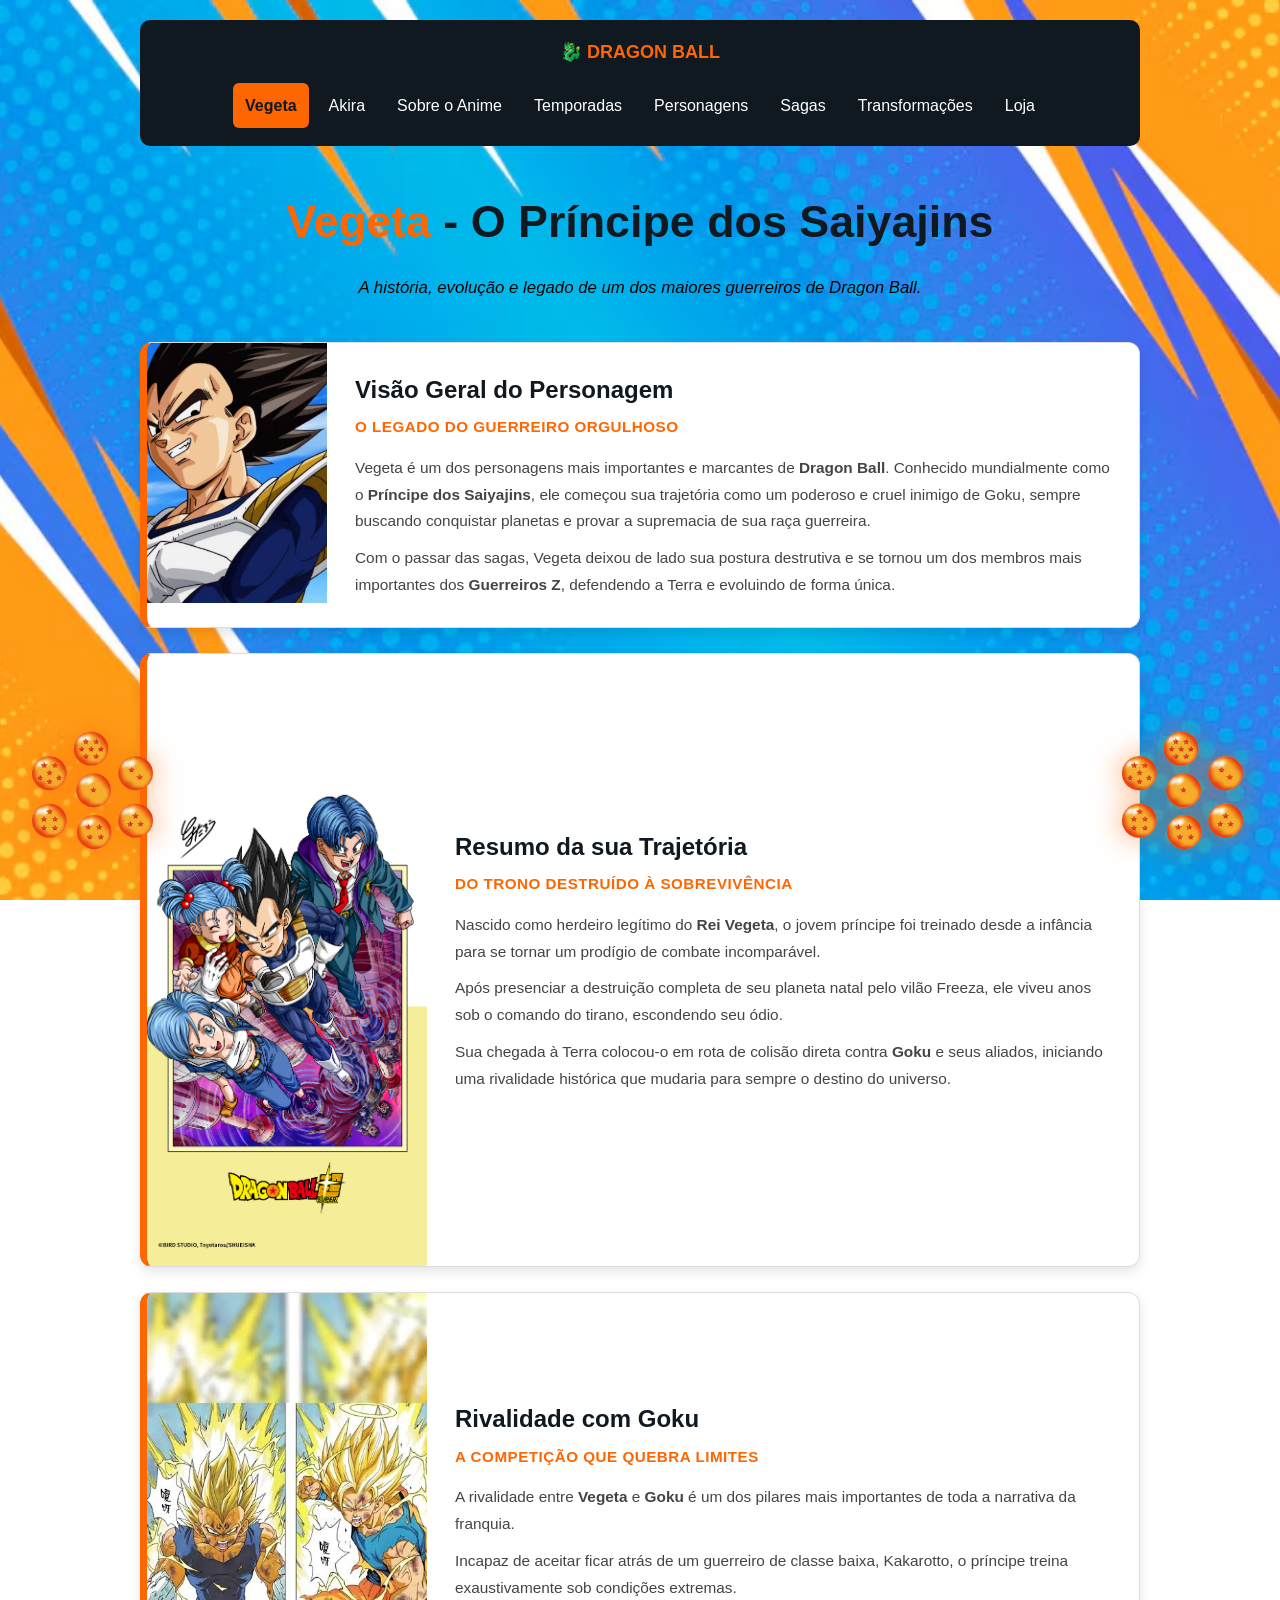
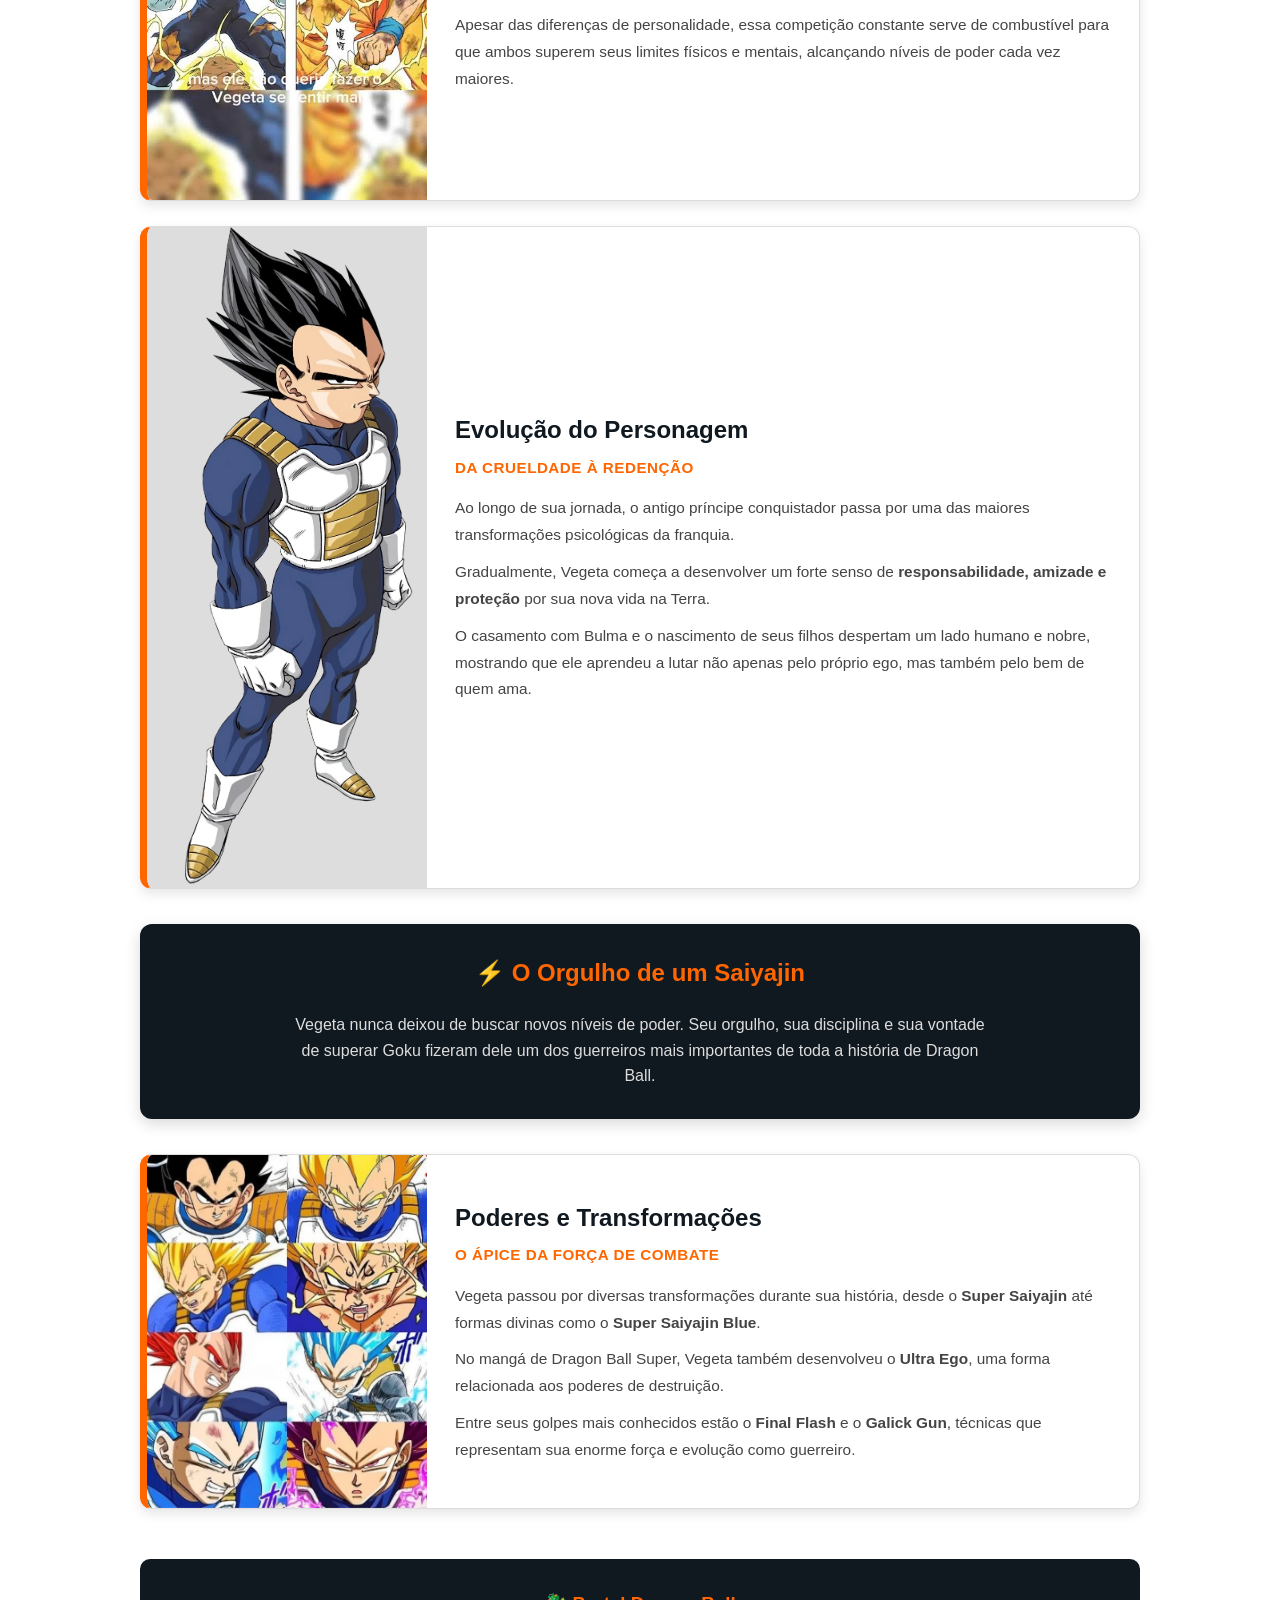
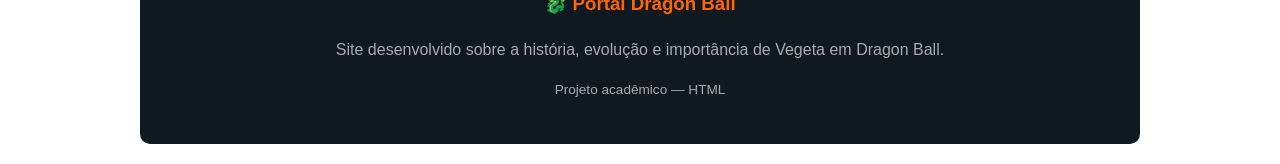
<file: index.html>
<!DOCTYPE html>
<html lang="pt-br">

<head>

    <meta charset="UTF-8">

    <meta name="viewport" content="width=device-width, initial-scale=1.0">

    <title>Portal Dragon Ball - Vegeta</title>

</head>
<link rel="stylesheet" href="estilo.css">

<!-- ESFERAS FLUTUANDO NO LADO ESQUERDO -->
<div class="esferas-flutuantes esferas-esquerda">
    <img src="./imagens/eee.png" alt="Esferas do Dragão Esquerda" style="width: 100%; height: auto;">
</div>

<!-- ESFERAS FLUTUANDO NO LADO DIREITO -->
<div class="esferas-flutuantes esferas-direita">
    <img src="./imagens/eee.png" alt="Esferas do Dragão Direita" style="width: 100%; height: auto;">
</div>




<body>

    <div class="parallax">

    <!-- MENU DE NAVEGAÇÃO -->

    <nav class="portal-nav" aria-label="Menu principal">
    <b class="portal-nav-brand">🐉 DRAGON BALL</b>
    <div class="portal-nav-links">
        <a href="index.html" aria-current="page">Vegeta</a>
        <a href="akira.html">Akira</a>
        <a href="pages/sobre_o_anime.html">Sobre o Anime</a>
        <a href="topicos.html">Temporadas</a>
        <a href="personagens.html">Personagens</a>
        <a href="temporadas.html">Sagas</a>
        <a href="transformacoes.html">Transformações</a>
        <a href="loja.html">Loja</a>
    </div>
</nav>


    <!-- TÍTULO PRINCIPAL -->

    <div style="text-align: center; margin-bottom: 40px;">

        <h1 style="color: #101820; font-size: 2.8em; margin-bottom: 5px;">

            <span style="color: #ff6600;">
                Vegeta
            </span>

            - O Príncipe dos Saiyajins

        </h1>

        <p style="text-align: center; font-style: italic; color: #000; font-size: 1.05em;">

            A história, evolução e legado de um dos maiores guerreiros de Dragon Ball.

        </p>

    </div>


    <!-- CONTEÚDO -->

    <div style="max-width: 900px; margin: 0 auto;">

</div> 

<!-- CARD DE VISÃO GERAL (VEGETA BASE) -->
<div class="conteudo-card" style="display: flex; align-items: stretch; background-color: white; border: 1px solid #ddd; border-left: 7px solid #ff6600; border-radius: 12px; margin-bottom: 25px; overflow: hidden; box-shadow: 0 5px 12px rgba(0,0,0,0.10);">

    <div class="container-img-card">
        <img src="./imagens/vegeta base.jpg" alt="Vegeta" class="img-card">
    </div>

    <div style="padding: 28px; display: flex; flex-direction: column; justify-content: center;">

        <h3 style="margin: 0 0 5px 0; color: #101820; font-size: 1.5em;">
            Visão Geral do Personagem
        </h3>

        <p style="margin: 0; color: #ff6600; font-weight: bold; font-size: 0.95em; text-transform: uppercase; letter-spacing: 0.5px;">
            O Legado do Guerreiro Orgulhoso
        </p>

        <p style="margin: 14px 0 0 0; color: #444; font-size: 0.96em; text-align: justify;">
            Vegeta é um dos personagens mais importantes e marcantes de
            <strong>Dragon Ball</strong>. Conhecido mundialmente como o
            <strong>Príncipe dos Saiyajins</strong>, ele começou sua trajetória
            como um poderoso e cruel inimigo de Goku, sempre buscando conquistar
            planetas e provar a supremacia de sua raça guerreira.
        </p>

        <p style="margin: 10px 0 0 0; color: #444; font-size: 0.96em; text-align: justify;">
            Com o passar das sagas, Vegeta deixou de lado sua postura destrutiva
            e se tornou um dos membros mais importantes dos
            <strong>Guerreiros Z</strong>, defendendo a Terra e evoluindo de
            forma única.
        </p>

    </div> 
</div>

        <!-- RESUMO DA TRAJETÓRIA -->

        <div class="conteudo-card" style="display: flex; align-items: stretch; background-color: white; border: 1px solid #ddd; border-left: 7px solid #ff6600; border-radius: 12px; margin-bottom: 25px; overflow: hidden; box-shadow: 0 5px 12px rgba(0,0,0,0.10);">

            <div style="width: 280px; min-height: 240px; background-color: #ddd; flex-shrink: 0;">

                <img src="./imagens/familia.jpg"
                     alt="História do Vegeta"
                     style="width: 100%; height: 100%; object-fit: cover;">

            </div>


            <div style="padding: 28px; display: flex; flex-direction: column; justify-content: center;">

                <h3 style="margin: 0 0 5px 0; color: #101820; font-size: 1.5em;">

                    Resumo da sua Trajetória

                </h3>

                <p style="margin: 0; color: #ff6600; font-weight: bold; font-size: 0.95em; text-transform: uppercase; letter-spacing: 0.5px;">

                    Do Trono Destruído à Sobrevivência

                </p>

                <p style="margin: 14px 0 0 0; color: #444; font-size: 0.96em; text-align: justify;">

                    Nascido como herdeiro legítimo do
                    <strong>Rei Vegeta</strong>, o jovem príncipe foi treinado desde
                    a infância para se tornar um prodígio de combate incomparável.

                </p>

                <p style="margin: 10px 0 0 0; color: #444; font-size: 0.96em; text-align: justify;">

                    Após presenciar a destruição completa de seu planeta natal pelo
                    vilão Freeza, ele viveu anos sob o comando do tirano, escondendo
                    seu ódio.

                </p>

                <p style="margin: 10px 0 0 0; color: #444; font-size: 0.96em; text-align: justify;">

                    Sua chegada à Terra colocou-o em rota de colisão direta contra
                    <strong>Goku</strong> e seus aliados, iniciando uma rivalidade
                    histórica que mudaria para sempre o destino do universo.

                </p>

            </div>

        </div>


        <!-- RIVALIDADE COM GOKU -->

        <div class="conteudo-card" style="display: flex; align-items: stretch; background-color: white; border: 1px solid #ddd; border-left: 7px solid #ff6600; border-radius: 12px; margin-bottom: 25px; overflow: hidden; box-shadow: 0 5px 12px rgba(0,0,0,0.10);">

            <div style="width: 280px; min-height: 240px; background-color: #ddd; flex-shrink: 0;">

                <img src="./imagens/luta vxg.jpg"
                     alt="Vegeta contra Goku"
                     style="width: 100%; height: 100%; object-fit: cover;">

            </div>


            <div style="padding: 28px; display: flex; flex-direction: column; justify-content: center;">

                <h3 style="margin: 0 0 5px 0; color: #101820; font-size: 1.5em;">

                    Rivalidade com Goku

                </h3>

                <p style="margin: 0; color: #ff6600; font-weight: bold; font-size: 0.95em; text-transform: uppercase; letter-spacing: 0.5px;">

                    A Competição que Quebra Limites

                </p>

                <p style="margin: 14px 0 0 0; color: #444; font-size: 0.96em; text-align: justify;">

                    A rivalidade entre <strong>Vegeta</strong> e
                    <strong>Goku</strong> é um dos pilares mais importantes
                    de toda a narrativa da franquia.

                </p>

                <p style="margin: 10px 0 0 0; color: #444; font-size: 0.96em; text-align: justify;">

                    Incapaz de aceitar ficar atrás de um guerreiro de classe baixa,
                    Kakarotto, o príncipe treina exaustivamente sob condições extremas.

                </p>

                <p style="margin: 10px 0 0 0; color: #444; font-size: 0.96em; text-align: justify;">

                    Apesar das diferenças de personalidade, essa competição constante
                    serve de combustível para que ambos superem seus limites físicos
                    e mentais, alcançando níveis de poder cada vez maiores.

                </p>

            </div>

        </div>


        <!-- EVOLUÇÃO DO PERSONAGEM -->

        <div class="conteudo-card" style="display: flex; align-items: stretch; background-color: white; border: 1px solid #ddd; border-left: 7px solid #ff6600; border-radius: 12px; margin-bottom: 25px; overflow: hidden; box-shadow: 0 5px 12px rgba(0,0,0,0.10);">

            <div style="width: 280px; min-height: 240px; background-color: #ddd; flex-shrink: 0;">

                <img src="./imagens/vegeta persona.webp"
                     alt="Evolução do Vegeta"
                     style="width: 100%; height: 100%; object-fit: cover;">

            </div>


            <div style="padding: 28px; display: flex; flex-direction: column; justify-content: center;">

                <h3 style="margin: 0 0 5px 0; color: #101820; font-size: 1.5em;">

                    Evolução do Personagem

                </h3>

                <p style="margin: 0; color: #ff6600; font-weight: bold; font-size: 0.95em; text-transform: uppercase; letter-spacing: 0.5px;">

                    Da Crueldade à Redenção

                </p>

                <p style="margin: 14px 0 0 0; color: #444; font-size: 0.96em; text-align: justify;">

                    Ao longo de sua jornada, o antigo príncipe conquistador passa por
                    uma das maiores transformações psicológicas da franquia.

                </p>

                <p style="margin: 10px 0 0 0; color: #444; font-size: 0.96em; text-align: justify;">

                    Gradualmente, Vegeta começa a desenvolver um forte senso de
                    <strong>responsabilidade, amizade e proteção</strong> por sua
                    nova vida na Terra.

                </p>

                <p style="margin: 10px 0 0 0; color: #444; font-size: 0.96em; text-align: justify;">

                    O casamento com Bulma e o nascimento de seus filhos despertam
                    um lado humano e nobre, mostrando que ele aprendeu a lutar
                    não apenas pelo próprio ego, mas também pelo bem de quem ama.

                </p>

            </div>

        </div>


        <!-- DESTAQUE -->

        <div style="background-color: #101820; color: white; padding: 30px; border-radius: 12px; margin: 35px 0; text-align: center; box-shadow: 0 5px 15px rgba(0,0,0,0.15);">

            <h2 style="color: #ff6600; margin-top: 0;">

                ⚡ O Orgulho de um Saiyajin

            </h2>

            <p style="color: #ddd; max-width: 700px; margin: 0 auto;">

                Vegeta nunca deixou de buscar novos níveis de poder.
                Seu orgulho, sua disciplina e sua vontade de superar Goku
                fizeram dele um dos guerreiros mais importantes de toda
                a história de Dragon Ball.

            </p>

        </div>


        <!-- PODERES E TRANSFORMAÇÕES -->

        <div class="conteudo-card" style="display: flex; align-items: stretch; background-color: white; border: 1px solid #ddd; border-left: 7px solid #ff6600; border-radius: 12px; margin-bottom: 25px; overflow: hidden; box-shadow: 0 5px 12px rgba(0,0,0,0.10);">

            <div style="width: 280px; min-height: 240px; background-color: #ddd; flex-shrink: 0;">

                <img src="./imagens/evolucao.webp"
                     alt="Transformações do Vegeta"
                     style="width: 100%; height: 100%; object-fit: cover;">

            </div>


            <div style="padding: 28px; display: flex; flex-direction: column; justify-content: center;">

                <h3 style="margin: 0 0 5px 0; color: #101820; font-size: 1.5em;">

                    Poderes e Transformações

                </h3>

                <p style="margin: 0; color: #ff6600; font-weight: bold; font-size: 0.95em; text-transform: uppercase; letter-spacing: 0.5px;">

                    O Ápice da Força de Combate

                </p>

                <p style="margin: 14px 0 0 0; color: #444; font-size: 0.96em; text-align: justify;">

                    Vegeta passou por diversas transformações durante sua história,
                    desde o <strong>Super Saiyajin</strong> até formas divinas como
                    o <strong>Super Saiyajin Blue</strong>.

                </p>

                <p style="margin: 10px 0 0 0; color: #444; font-size: 0.96em; text-align: justify;">

                    No mangá de Dragon Ball Super, Vegeta também desenvolveu o
                    <strong>Ultra Ego</strong>, uma forma relacionada aos poderes
                    de destruição.

                </p>

                <p style="margin: 10px 0 0 0; color: #444; font-size: 0.96em; text-align: justify;">

                    Entre seus golpes mais conhecidos estão o
                    <strong>Final Flash</strong> e o
                    <strong>Galick Gun</strong>, técnicas que representam sua
                    enorme força e evolução como guerreiro.

                </p>

            </div>

        </div>
        <div>


    </div>


    <!-- RODAPÉ -->

    <footer style="text-align: center; margin-top: 50px; padding: 30px; background-color: #101820; color: #aaa; border-radius: 10px;">

        <h3 style="color: #ff6600; margin-top: 0;">

            🐉 Portal Dragon Ball

        </h3>

        <p>

            Site desenvolvido sobre a história,
            evolução e importância de Vegeta em Dragon Ball.

        </p>

        <p style="font-size: 0.85em;">

            Projeto acadêmico — HTML

        </p>

    </footer>


</body>
</file>
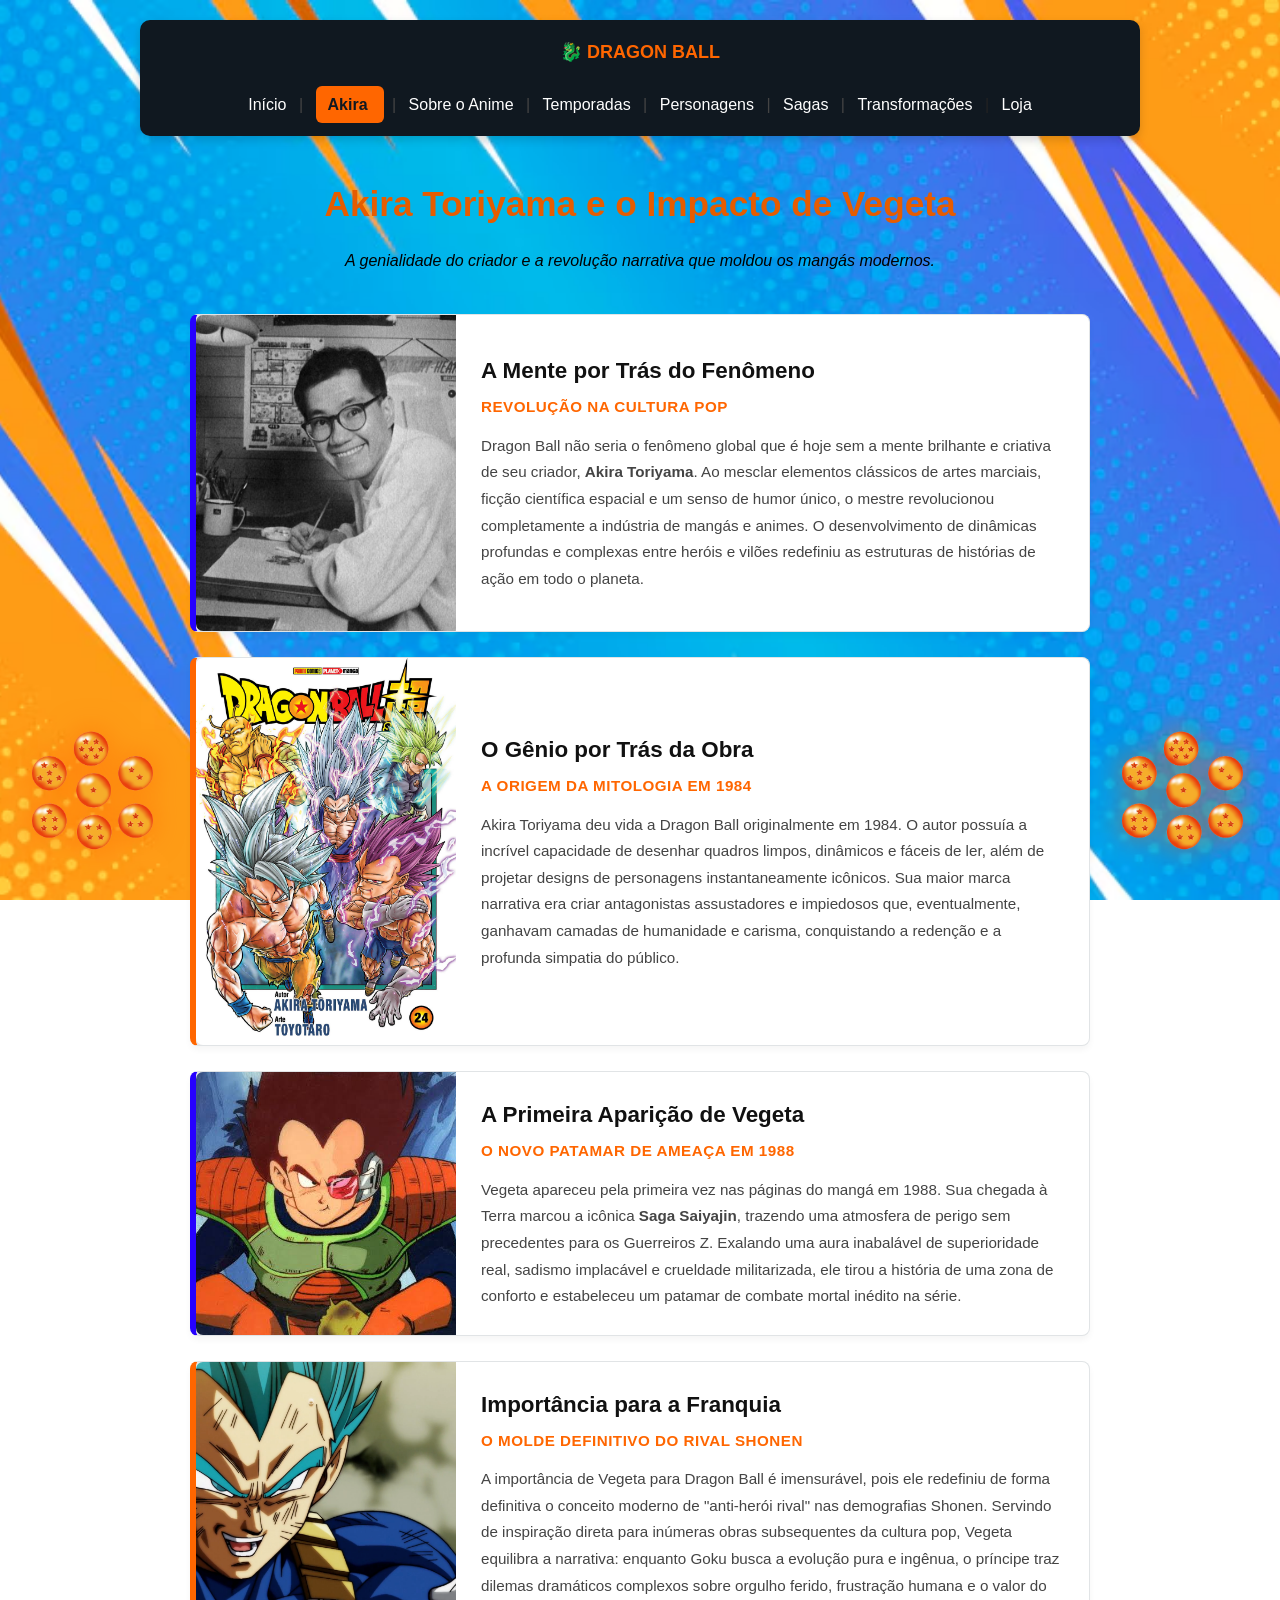
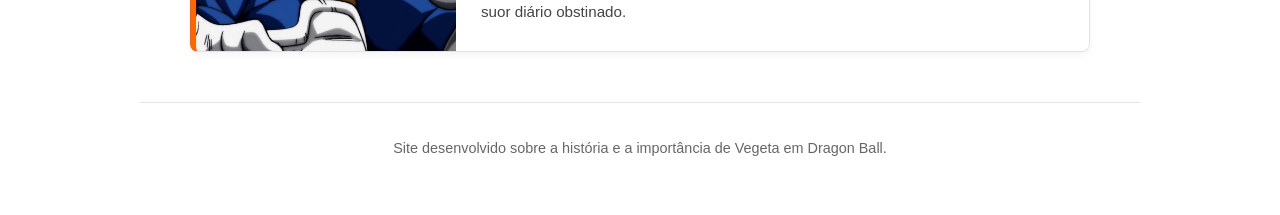
<file: akira.html>
<!DOCTYPE html>
<html lang="pt-br">
<head>
    <meta charset="UTF-8">
    <meta name="viewport" content="width=device-width, initial-scale=1.0">
    <title>Akira Toriyama e o Legado de Vegeta</title>

    <link rel="stylesheet" href="estilo.css">

    <div class="esferas-flutuantes esferas-esquerda">
        <img src="./imagens/eee.png" alt="Esferas do Dragão Esquerda" style="width: 100%; height: auto;">
    </div>
    
    <!-- ESFERAS FLUTUANDO NO LADO DIREITO -->
    <div class="esferas-flutuantes esferas-direita">
        <img src="./imagens/eee.png" alt="Esferas do Dragão Direita" style="width: 100%; height: auto;">
    </div>
    
</head>
<body>

    <!-- MENU DE NAVEGAÇÃO  -->
    <nav style="text-align: center; margin-bottom: 40px; padding: 18px; background-color: #101820; border-radius: 10px; box-shadow: 0 4px 10px rgba(0,0,0,0.15);">

        <b style="color: #ff6600; font-size: 18px;">
            🐉 DRAGON BALL
        </b>
    
        <br><br>
    
        <a href="index.html" style="margin: 0 8px; text-decoration: none; color: white;">
            Início
        </a>
    
        <span style="color: #444;">|</span>
    
        <a href="akira.html" style="margin: 0 8px; text-decoration: none; color: #101820; font-weight: bold; background-color: #ff6600; padding: 10px 12px; border-radius: 6px;">            Akira
        </a>
    
        <span style="color: #444;">|</span>
    
        <a href="pages/sobre_o_anime.html" style="margin: 0 8px; text-decoration: none; color: white;">
            Sobre o Anime
        </a>
    
        <span style="color: #444;">|</span>
    
        <a href="topicos.html" style="margin: 0 8px; text-decoration: none; color: white;">
            Temporadas
        </a>
    
        <span style="color: #444;">|</span>
    
        <a href="personagens.html" style="margin: 0 8px; text-decoration: none; color: white;">
            Personagens
        </a>
    
        <span style="color: #444;">|</span>
    
        <a href="temporadas.html" style="margin: 0 8px; text-decoration: none; color: white;">
            Sagas
        </a>
    
        <span style="color: #444;">|</span>
    
        <a href="transformacoes.html" style="margin: 0 8px; text-decoration: none; color: white;">
            Transformações
        </a>
    
    
        |

        <a href="loja.html" style="margin: 0 8px; text-decoration: none; color: white;">Loja</a>
</nav>
    

    <h1 style="text-align: center; color: #e65c00; font-size: 2.2em; margin-bottom: 5px;">Akira Toriyama e o Impacto de Vegeta</h1>
    <p style="text-align: center; font-style: italic; margin-bottom: 40px; color: #000;">A genialidade do criador e a revolução narrativa que moldou os mangás modernos.</p>

    <!-- CONTAINER DOS CARDS ROBUSTOS -->
    <div class="parallax">
    <div style="max-width: 900px; margin: 0 auto;">

        <!-- VISÃO GERAL -->
        <div class="conteudo-card" style="display: flex; align-items: stretch; background-color: white; border: 1px solid #e1e4e6; border-left: 6px solid #2600ff; border-radius: 8px; margin-bottom: 25px; overflow: hidden; box-shadow: 0 4px 6px rgba(0,0,0,0.04);">
            <div style="width: 260px; min-height: 220px; background-color: #eaeaea; flex-shrink: 0;">
                <img src="./imagens/akira.webp" class="img-card">
            </div>
            <div style="padding: 25px; display: flex; flex-direction: column; justify-content: center;">
                <h3 style="margin: 0 0 5px 0; color: #111; font-size: 1.4em;">A Mente por Trás do Fenômeno</h3>
                <p style="margin: 0; color: #ff6600; font-weight: bold; font-size: 0.95em; text-transform: uppercase; letter-spacing: 0.5px;">Revolução na Cultura Pop</p>
                <p style="margin: 12px 0 0 0; color: #444; font-size: 0.95em; text-align: justify;">
                    Dragon Ball não seria o fenômeno global que é hoje sem a mente brilhante e criativa de seu criador, <strong>Akira Toriyama</strong>. Ao mesclar elementos clássicos de artes marciais, ficção científica espacial e um senso de humor único, o mestre revolucionou completamente a indústria de mangás e animes. O desenvolvimento de dinâmicas profundas e complexas entre heróis e vilões redefiniu as estruturas de histórias de ação em todo o planeta.
                </p>
            </div>
        </div>

        <!-- O GÊNIO POR TRÁS DA OBRA -->
        <div class="conteudo-card" style="display: flex; align-items: stretch; background-color: white; border: 1px solid #e1e4e6; border-left: 6px solid #ff6600; border-radius: 8px; margin-bottom: 25px; overflow: hidden; box-shadow: 0 4px 6px rgba(0,0,0,0.04);">
            <div style="width: 260px; min-height: 220px; background-color: #eaeaea; flex-shrink: 0;">
                <img src="./imagens/dragon_ball.png" class="img-card">
            </div>
            <div style="padding: 25px; display: flex; flex-direction: column; justify-content: center;">
                <h3 style="margin: 0 0 5px 0; color: #111; font-size: 1.4em;">O Gênio por Trás da Obra</h3>
                <p style="margin: 0; color: #ff6600; font-weight: bold; font-size: 0.95em; text-transform: uppercase; letter-spacing: 0.5px;">A Origem da Mitologia em 1984</p>
                <p style="margin: 12px 0 0 0; color: #444; font-size: 0.95em; text-align: justify;">
                    Akira Toriyama deu vida a Dragon Ball originalmente em 1984. O autor possuía a incrível capacidade de desenhar quadros limpos, dinâmicos e fáceis de ler, além de projetar designs de personagens instantaneamente icônicos. Sua maior marca narrativa era criar antagonistas assustadores e impiedosos que, eventualmente, ganhavam camadas de humanidade e carisma, conquistando a redenção e a profunda simpatia do público.
                </p>
            </div>
        </div>

        <!-- A PRIMEIRA APARIÇÃO -->
        <div class="conteudo-card" style="display: flex; align-items: stretch; background-color: white; border: 1px solid #e1e4e6; border-left: 6px solid #2600ff; border-radius: 8px; margin-bottom: 25px; overflow: hidden; box-shadow: 0 4px 6px rgba(0,0,0,0.04);">
            <div style="width: 260px; min-height: 220px; background-color: #eaeaea; flex-shrink: 0;">
                <img src="./imagens/primeira apari.jpg" class="img-card">
            </div>
            <div style="padding: 25px; display: flex; flex-direction: column; justify-content: center;">
                <h3 style="margin: 0 0 5px 0; color: #111; font-size: 1.4em;">A Primeira Aparição de Vegeta</h3>
                <p style="margin: 0; color: #ff6600; font-weight: bold; font-size: 0.95em; text-transform: uppercase; letter-spacing: 0.5px;">O Novo Patamar de Ameaça em 1988</p>
                <p style="margin: 12px 0 0 0; color: #444; font-size: 0.95em; text-align: justify;">
                    Vegeta apareceu pela primeira vez nas páginas do mangá em 1988. Sua chegada à Terra marcou a icônica <strong>Saga Saiyajin</strong>, trazendo uma atmosfera de perigo sem precedentes para os Guerreiros Z. Exalando uma aura inabalável de superioridade real, sadismo implacável e crueldade militarizada, ele tirou a história de uma zona de conforto e estabeleceu um patamar de combate mortal inédito na série.
                </p>
            </div>
        </div>

        <!-- A IMPORTÂNCIA DO PERSONAGEM -->
        <div class="conteudo-card" style="display: flex; align-items: stretch; background-color: white; border: 1px solid #e1e4e6; border-left: 6px solid #ff6600; border-radius: 8px; margin-bottom: 0; overflow: hidden; box-shadow: 0 4px 6px rgba(0,0,0,0.04);">
            <div style="width: 260px; min-height: 220px; background-color: #eaeaea; flex-shrink: 0;">
                <img src="./imagens/importancia vgt.png" class="img-card">
            </div>
            <div style="padding: 25px; display: flex; flex-direction: column; justify-content: center;">
                <h3 style="margin: 0 0 5px 0; color: #111; font-size: 1.4em;">Importância para a Franquia</h3>
                <p style="margin: 0; color: #ff6600; font-weight: bold; font-size: 0.95em; text-transform: uppercase; letter-spacing: 0.5px;">O Molde Definitivo do Rival Shonen</p>
                <p style="margin: 12px 0 0 0; color: #444; font-size: 0.95em; text-align: justify;">
                    A importância de Vegeta para Dragon Ball é imensurável, pois ele redefiniu de forma definitiva o conceito moderno de "anti-herói rival" nas demografias Shonen. Servindo de inspiração direta para inúmeras obras subsequentes da cultura pop, Vegeta equilibra a narrativa: enquanto Goku busca a evolução pura e ingênua, o príncipe traz dilemas dramáticos complexos sobre orgulho ferido, frustração humana e o valor do suor diário obstinado.
                </p>
            </div>
        </div>

    </div>
    </div>

    <footer style="text-align: center; margin-top: 50px; padding: 20px; border-top: 1px solid #e1e4e6; color: #666; font-size: 0.9em;">
        <p>Site desenvolvido sobre a história e a importância de Vegeta em Dragon Ball.</p>
    </footer>

</body>
</html>
</file>
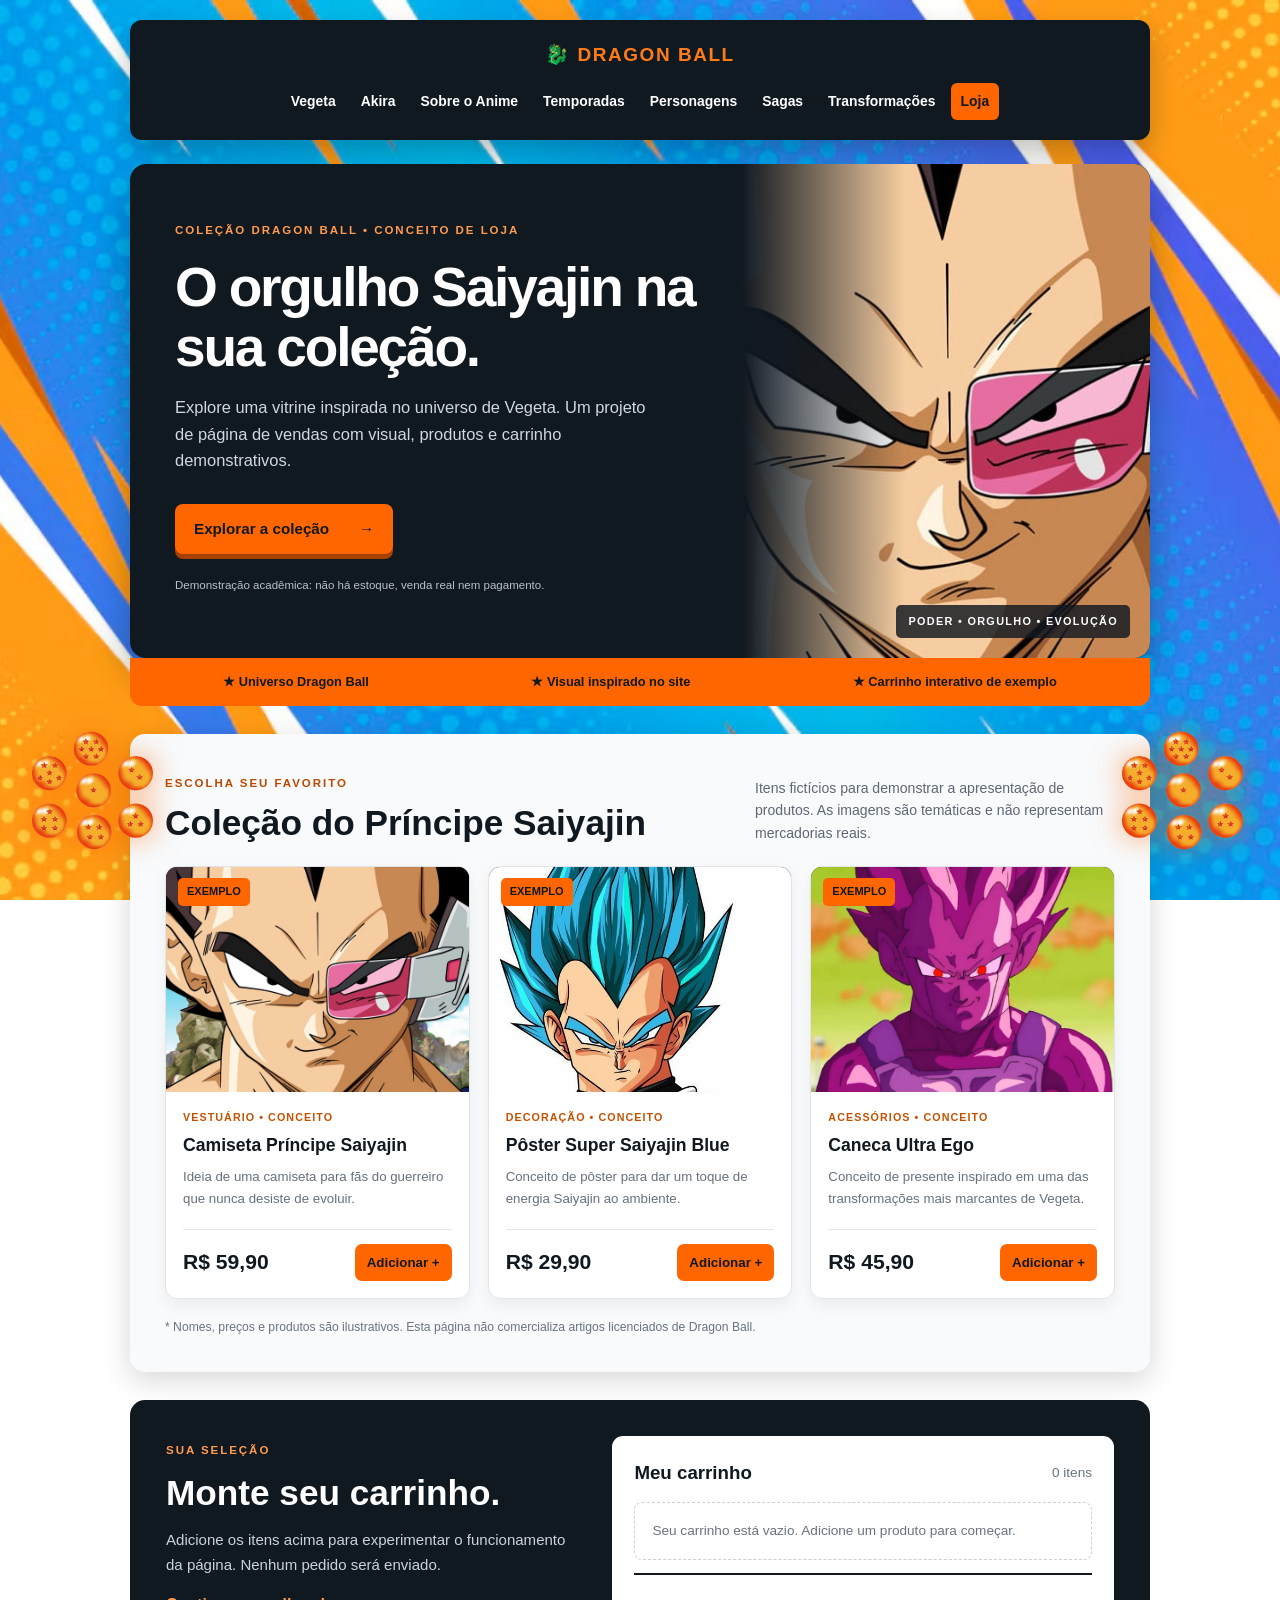
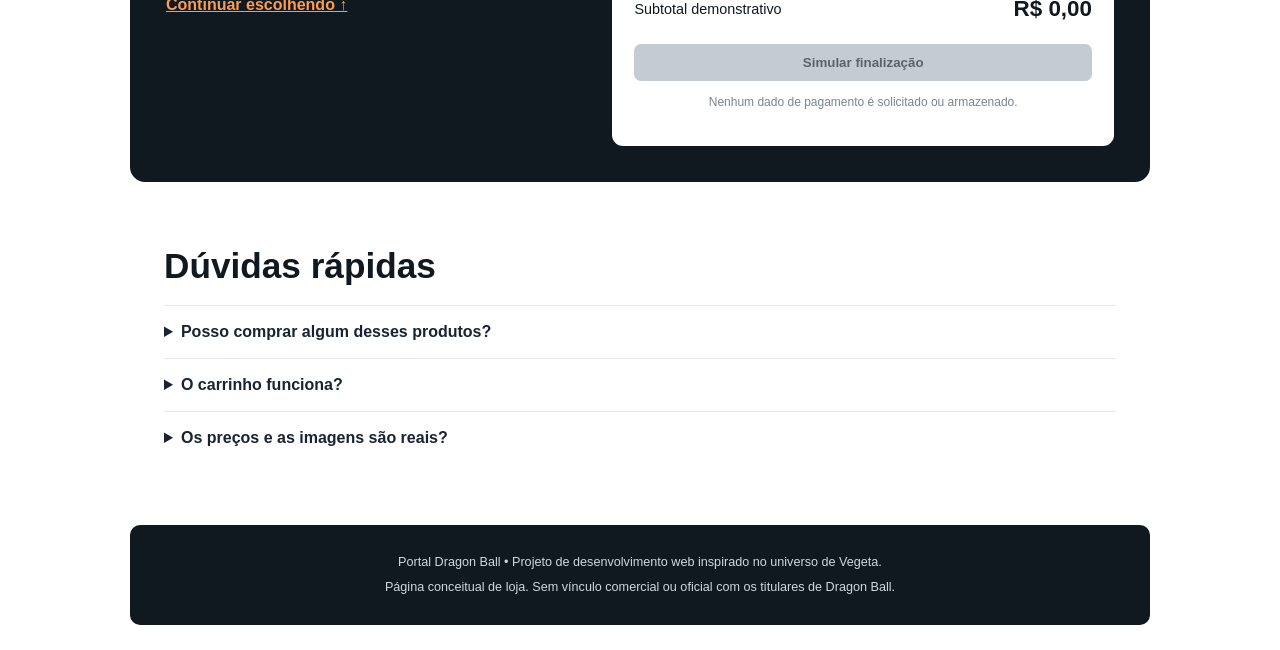
<file: loja.html>
<!DOCTYPE html>
<html lang="pt-br">
<head>
  <meta charset="UTF-8">
  <meta name="viewport" content="width=device-width, initial-scale=1.0">
  <meta name="description" content="Loja temática demonstrativa de Dragon Ball: conheça a coleção inspirada no orgulho Saiyajin.">
  <title>Loja Saiyajin | Portal Dragon Ball</title>
  <link rel="stylesheet" href="estilo.css">
  <link rel="stylesheet" href="loja.css">
  <script src="loja.js" defer></script>
</head>
<body>
  <div class="esferas-flutuantes esferas-esquerda" aria-hidden="true">
    <img src="./imagens/eee.png" alt="Esferas do Dragão Esquerda" style="width: 100%; height: auto;">
  </div>
  <div class="esferas-flutuantes esferas-direita" aria-hidden="true">
    <img src="./imagens/eee.png" alt="Esferas do Dragão Direita" style="width: 100%; height: auto;">
  </div>

  <nav class="loja-nav" aria-label="Menu principal">
    <strong class="loja-nav-brand">🐉 DRAGON BALL</strong>
    <div class="loja-nav-links">
      <a href="index.html">Vegeta</a>
      <a href="akira.html">Akira</a>
      <a href="pages/sobre_o_anime.html">Sobre o Anime</a>
      <a href="topicos.html">Temporadas</a>
      <a href="personagens.html">Personagens</a>
      <a href="temporadas.html">Sagas</a>
      <a href="transformacoes.html">Transformações</a>
      <a href="loja.html" aria-current="page">Loja</a>
    </div>
  </nav>

  <main>
    <section class="loja-hero" aria-labelledby="loja-titulo">
      <div class="loja-hero-copy">
        <span class="loja-eyebrow">COLEÇÃO DRAGON BALL • CONCEITO DE LOJA</span>
        <h1 id="loja-titulo">O orgulho Saiyajin na sua coleção.</h1>
        <p>Explore uma vitrine inspirada no universo de Vegeta. Um projeto de página de vendas com visual, produtos e carrinho demonstrativos.</p>
        <a class="loja-cta" href="#produtos">Explorar a coleção <span aria-hidden="true">→</span></a>
        <p class="loja-hero-note">Demonstração acadêmica: não há estoque, venda real nem pagamento.</p>
      </div>
      <div class="loja-hero-art">
        <img src="imagens/vegeta_p.jpg" alt="Imagem temática de Vegeta" loading="eager">
        <span class="loja-hero-stamp">PODER • ORGULHO • EVOLUÇÃO</span>
      </div>
    </section>

    <section class="loja-strip" aria-label="Destaques da página">
      <span>★ Universo Dragon Ball</span>
      <span>★ Visual inspirado no site</span>
      <span>★ Carrinho interativo de exemplo</span>
    </section>

    <section id="produtos" class="loja-section" aria-labelledby="produtos-titulo">
      <div class="loja-section-heading">
        <div>
          <span class="loja-eyebrow loja-eyebrow-dark">ESCOLHA SEU FAVORITO</span>
          <h2 id="produtos-titulo">Coleção do Príncipe Saiyajin</h2>
        </div>
        <p>Itens fictícios para demonstrar a apresentação de produtos. As imagens são temáticas e não representam mercadorias reais.</p>
      </div>
      <div class="loja-grid">
        <article class="loja-product">
          <div class="loja-product-image">
            <img src="imagens/vegeta_p.jpg" alt="Arte temática de Vegeta usada para ilustrar o conceito de camiseta" loading="lazy">
            <span>EXEMPLO</span>
          </div>
          <div class="loja-product-content">
            <p class="loja-product-category">VESTUÁRIO • CONCEITO</p>
            <h3>Camiseta Príncipe Saiyajin</h3>
            <p>Ideia de uma camiseta para fãs do guerreiro que nunca desiste de evoluir.</p>
            <div class="loja-product-bottom"><strong>R$ 59,90</strong><button type="button" data-add="camiseta">Adicionar +</button></div>
          </div>
        </article>

        <article class="loja-product">
          <div class="loja-product-image">
            <img src="imagens/blue.jpg" alt="Arte temática de Vegeta em sua transformação azul, ilustrando um pôster" loading="lazy">
            <span>EXEMPLO</span>
          </div>
          <div class="loja-product-content">
            <p class="loja-product-category">DECORAÇÃO • CONCEITO</p>
            <h3>Pôster Super Saiyajin Blue</h3>
            <p>Conceito de pôster para dar um toque de energia Saiyajin ao ambiente.</p>
            <div class="loja-product-bottom"><strong>R$ 29,90</strong><button type="button" data-add="poster">Adicionar +</button></div>
          </div>
        </article>

        <article class="loja-product">
          <div class="loja-product-image">
            <img src="imagens/roxo.webp" alt="Arte temática de Vegeta Ultra Ego, usada para ilustrar o conceito de caneca" loading="lazy">
            <span>EXEMPLO</span>
          </div>
          <div class="loja-product-content">
            <p class="loja-product-category">ACESSÓRIOS • CONCEITO</p>
            <h3>Caneca Ultra Ego</h3>
            <p>Conceito de presente inspirado em uma das transformações mais marcantes de Vegeta.</p>
            <div class="loja-product-bottom"><strong>R$ 45,90</strong><button type="button" data-add="caneca">Adicionar +</button></div>
          </div>
        </article>
      </div>
      <p class="loja-disclaimer">* Nomes, preços e produtos são ilustrativos. Esta página não comercializa artigos licenciados de Dragon Ball.</p>
    </section>

    <section class="loja-cart-area" id="carrinho" aria-labelledby="carrinho-titulo">
      <div class="loja-cart-intro">
        <span class="loja-eyebrow">SUA SELEÇÃO</span>
        <h2 id="carrinho-titulo">Monte seu carrinho.</h2>
        <p>Adicione os itens acima para experimentar o funcionamento da página. Nenhum pedido será enviado.</p>
        <a href="#produtos" class="loja-outline-link">Continuar escolhendo ↑</a>
      </div>
      <div class="loja-cart-panel">
        <div class="loja-cart-header"><h3>Meu carrinho</h3><span id="carrinho-contagem" aria-live="polite">0 itens</span></div>
        <p class="loja-empty" id="carrinho-vazio">Seu carrinho está vazio. Adicione um produto para começar.</p>
        <ul class="loja-cart-list" id="carrinho-lista" aria-live="polite"></ul>
        <div class="loja-cart-total"><span>Subtotal demonstrativo</span><strong id="carrinho-total">R$ 0,00</strong></div>
        <button type="button" id="finalizar-pedido" class="loja-checkout" disabled>Simular finalização</button>
        <p class="loja-checkout-message" id="mensagem-pedido" role="status" hidden>Esta é uma loja de demonstração. O carrinho funciona, mas não há envio de pedidos ou cobrança.</p>
        <p class="loja-cart-small">Nenhum dado de pagamento é solicitado ou armazenado.</p>
      </div>
    </section>

    <section class="loja-faq" aria-labelledby="faq-titulo">
      <h2 id="faq-titulo">Dúvidas rápidas</h2>
      <details><summary>Posso comprar algum desses produtos?</summary><p>Ainda não. Esta é uma página de vendas fictícia criada como demonstração de desenvolvimento web.</p></details>
      <details><summary>O carrinho funciona?</summary><p>Sim. É possível adicionar e remover produtos e calcular o subtotal no navegador, mas não é possível realizar pagamentos.</p></details>
      <details><summary>Os preços e as imagens são reais?</summary><p>Não. Os valores são exemplos e as artes retratam o universo Dragon Ball, não fotografias de produtos à venda.</p></details>
    </section>
  </main>

  <footer class="loja-footer">
    <p>Portal Dragon Ball • Projeto de desenvolvimento web inspirado no universo de Vegeta.</p>
    <p>Página conceitual de loja. Sem vínculo comercial ou oficial com os titulares de Dragon Ball.</p>
  </footer>
</body>
</html>
</file>
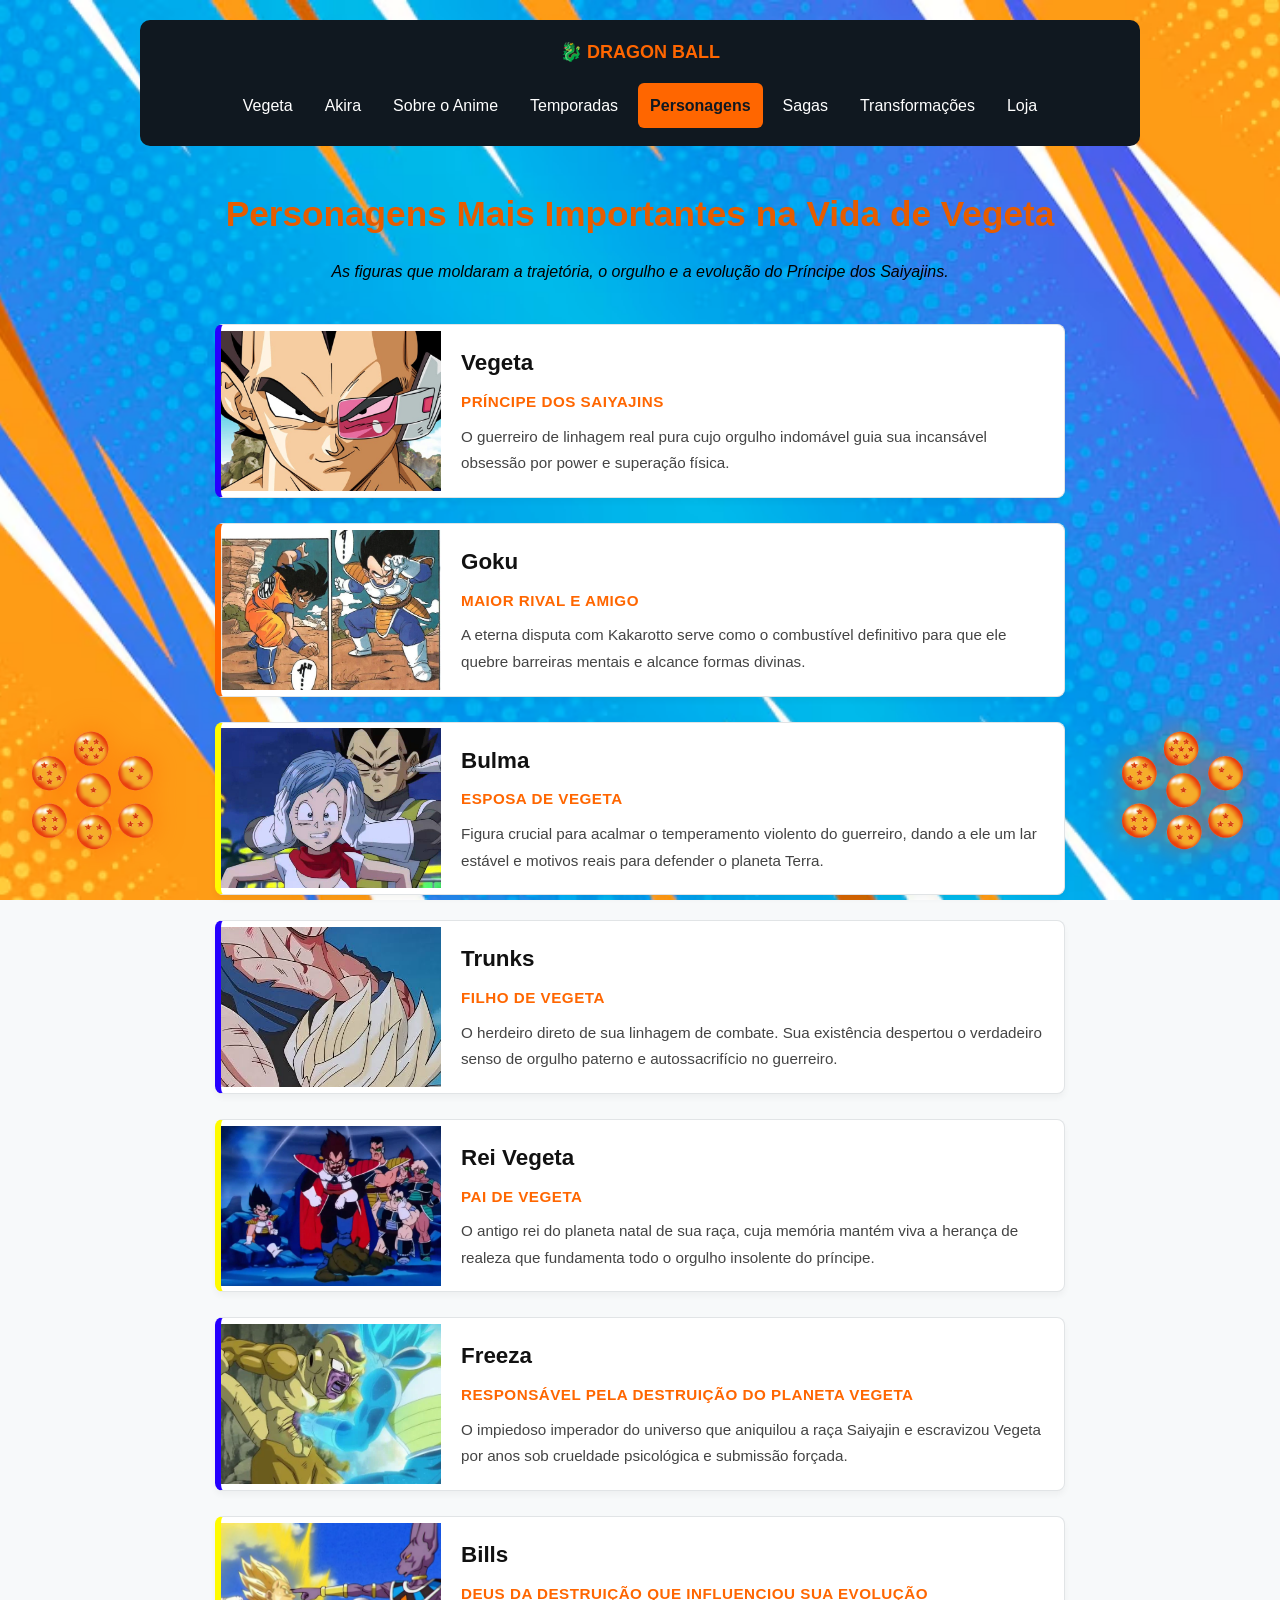
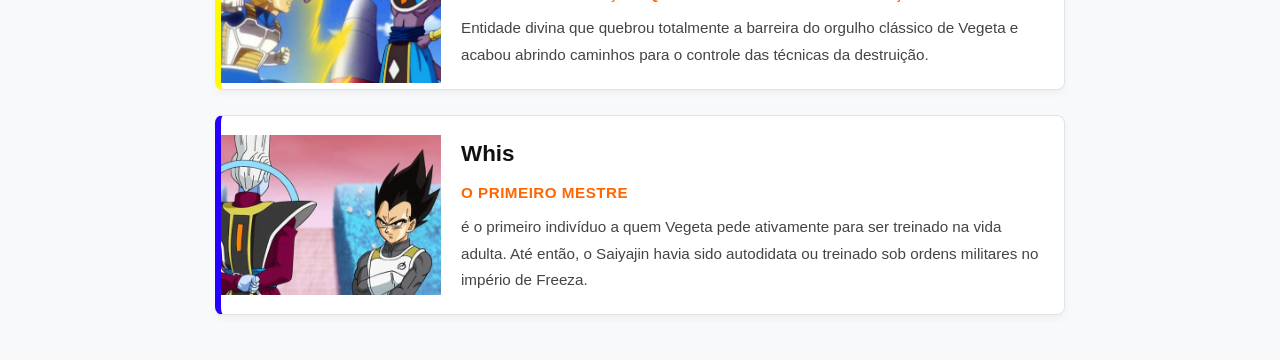
<file: personagens.html>
<!DOCTYPE html>
<html lang="pt-br">
<head>
    <meta charset="UTF-8">
    <meta name="viewport" content="width=device-width, initial-scale=1.0">
    <title>Personagens Importantes - Vegeta</title>

    <link rel="stylesheet" href="estilo.css">

    <div class="esferas-flutuantes esferas-esquerda">
        <img src="./imagens/eee.png" alt="Esferas do Dragão Esquerda" style="width: 100%; height: auto;">
    </div>
    
    <!-- ESFERAS FLUTUANDO NO LADO DIREITO -->
    <div class="esferas-flutuantes esferas-direita">
        <img src="./imagens/eee.png" alt="Esferas do Dragão Direita" style="width: 100%; height: auto;">
    </div>
    
</head>
<body style="font-family: Arial, sans-serif; max-width: 1000px; margin: 0 auto; padding: 20px; line-height: 1.6; background-color: #f7f9fa; color: #222;">

    <!-- MENU DE NAVEGAÇÃO  -->
    <nav class="portal-nav" aria-label="Menu principal">
    <b class="portal-nav-brand">🐉 DRAGON BALL</b>
    <div class="portal-nav-links">
        <a href="index.html">Vegeta</a>
        <a href="akira.html">Akira</a>
        <a href="pages/sobre_o_anime.html">Sobre o Anime</a>
        <a href="topicos.html">Temporadas</a>
        <a href="personagens.html" aria-current="page">Personagens</a>
        <a href="temporadas.html">Sagas</a>
        <a href="transformacoes.html">Transformações</a>
        <a href="loja.html">Loja</a>
    </div>
</nav>

    <h1 style="text-align: center; color: #e65c00; font-size: 2.2em; margin-bottom: 5px;">Personagens Mais Importantes na Vida de Vegeta</h1>
    <p style="text-align: center; font-style: italic; margin-bottom: 40px; color: #000;">As figuras que moldaram a trajetória, o orgulho e a evolução do Príncipe dos Saiyajins.</p>

    <!-- CONTAINER DOS CARDS ROBUSTOS -->
    <div style="max-width: 850px; margin: 0 auto;">

        <!-- CARD 1: VEGETA -->
        <div class="conteudo-card" style="display: flex; align-items: center; background-color: white; border: 1px solid #e1e4e6; border-left: 6px solid #2600ff; border-radius: 8px; margin-bottom: 25px; overflow: hidden; box-shadow: 0 4px 6px rgba(0,0,0,0.04);">
            <div style="width: 220px; height: 160px; background-color: #eaeaea; flex-shrink: 0;">
                <img src="./imagens/vegeta_p.jpg" alt="Vegeta" style="width: 100%; height: 100%; object-fit: cover;">
            </div>
            <div style="padding: 20px;">
                <h3 style="margin: 0 0 8px 0; color: #111; font-size: 1.4em;">Vegeta</h3>
                <p style="margin: 0; color: #ff6600; font-weight: bold; font-size: 0.95em; text-transform: uppercase; letter-spacing: 0.5px;">Príncipe dos Saiyajins</p>
                <p style="margin: 8px 0 0 0; color: #444; font-size: 0.95em;">O guerreiro de linhagem real pura cujo orgulho indomável guia sua incansável obsessão por power e superação física.</p>
            </div>
        </div>

        <!-- CARD 2: GOKU -->
        <div class="conteudo-card" style="display: flex; align-items: center; background-color: white; border: 1px solid #e1e4e6; border-left: 6px solid #ff6600; border-radius: 8px; margin-bottom: 25px; overflow: hidden; box-shadow: 0 4px 6px rgba(0,0,0,0.04);">
            <div style="width: 220px; height: 160px; background-color: #eaeaea; flex-shrink: 0;">
                <img src="./imagens/vg.webp" alt="Goku" style="width: 100%; height: 100%; object-fit: cover;">
            </div>
            <div style="padding: 20px;">
                <h3 style="margin: 0 0 8px 0; color: #111; font-size: 1.4em;">Goku</h3>
                <p style="margin: 0; color: #ff6600; font-weight: bold; font-size: 0.95em; text-transform: uppercase; letter-spacing: 0.5px;">Maior rival e amigo</p>
                <p style="margin: 8px 0 0 0; color: #444; font-size: 0.95em;">A eterna disputa com Kakarotto serve como o combustível definitivo para que ele quebre barreiras mentais e alcance formas divinas.</p>
            </div>
        </div>

        <!-- CARD 3: BULMA -->
        <div class="conteudo-card" style="display: flex; align-items: center; background-color: white; border: 1px solid #e1e4e6; border-left: 6px solid #fffb00; border-radius: 8px; margin-bottom: 25px; overflow: hidden; box-shadow: 0 4px 6px rgba(0,0,0,0.04);">
            <div style="width: 220px; height: 160px; background-color: #eaeaea; flex-shrink: 0;">
                <img src="./imagens/vb.jpg" alt="Bulma" style="width: 100%; height: 100%; object-fit: cover;">
            </div>
            <div style="padding: 20px;">
                <h3 style="margin: 0 0 8px 0; color: #111; font-size: 1.4em;">Bulma</h3>
                <p style="margin: 0; color: #ff6600; font-weight: bold; font-size: 0.95em; text-transform: uppercase; letter-spacing: 0.5px;">Esposa de Vegeta</p>
                <p style="margin: 8px 0 0 0; color: #444; font-size: 0.95em;">Figura crucial para acalmar o temperamento violento do guerreiro, dando a ele um lar estável e motivos reais para defender o planeta Terra.</p>
            </div>
        </div>

        <!-- CARD 4: TRUNKS -->
        <div class="conteudo-card" style="display: flex; align-items: center; background-color: white; border: 1px solid #e1e4e6; border-left: 6px solid #2600ff; border-radius: 8px; margin-bottom: 25px; overflow: hidden; box-shadow: 0 4px 6px rgba(0,0,0,0.04);">
            <div style="width: 220px; height: 160px; background-color: #eaeaea; flex-shrink: 0;">
                <img src="./imagens/vt.jpg" alt="Trunks" style="width: 100%; height: 100%; object-fit: cover;">
            </div>
            <div style="padding: 20px;">
                <h3 style="margin: 0 0 8px 0; color: #111; font-size: 1.4em;">Trunks</h3>
                <p style="margin: 0; color: #ff6600; font-weight: bold; font-size: 0.95em; text-transform: uppercase; letter-spacing: 0.5px;">Filho de Vegeta</p>
                <p style="margin: 8px 0 0 0; color: #444; font-size: 0.95em;">O herdeiro direto de sua linhagem de combate. Sua existência despertou o verdadeiro senso de orgulho paterno e autossacrifício no guerreiro.</p>
            </div>
        </div>

        <!-- CARD 5: REI VEGETA -->
        <div class="conteudo-card" style="display: flex; align-items: center; background-color: white; border: 1px solid #e1e4e6; border-left: 6px solid #fffb00; border-radius: 8px; margin-bottom: 25px; overflow: hidden; box-shadow: 0 4px 6px rgba(0,0,0,0.04);">
            <div style="width: 220px; height: 160px; background-color: #eaeaea; flex-shrink: 0;">
                <img src="./imagens/vpai.webp" alt="Rei Vegeta" style="width: 100%; height: 100%; object-fit: cover;">
            </div>
            <div style="padding: 20px;">
                <h3 style="margin: 0 0 8px 0; color: #111; font-size: 1.4em;">Rei Vegeta</h3>
                <p style="margin: 0; color: #ff6600; font-weight: bold; font-size: 0.95em; text-transform: uppercase; letter-spacing: 0.5px;">Pai de Vegeta</p>
                <p style="margin: 8px 0 0 0; color: #444; font-size: 0.95em;">O antigo rei do planeta natal de sua raça, cuja memória mantém viva a herança de realeza que fundamenta todo o orgulho insolente do príncipe.</p>
            </div>
        </div>

        <!-- CARD 6: FREEZA -->
        <div class="conteudo-card" style="display: flex; align-items: center; background-color: white; border: 1px solid #e1e4e6; border-left: 6px solid #2600ff; border-radius: 8px; margin-bottom: 25px; overflow: hidden; box-shadow: 0 4px 6px rgba(0,0,0,0.04);">
            <div style="width: 220px; height: 160px; background-color: #eaeaea; flex-shrink: 0;">
                <img src="./imagens/vf.webp" alt="Freeza" style="width: 100%; height: 100%; object-fit: cover;">
            </div>
            <div style="padding: 20px;">
                <h3 style="margin: 0 0 8px 0; color: #111; font-size: 1.4em;">Freeza</h3>
                <p style="margin: 0; color: #ff6600; font-weight: bold; font-size: 0.95em; text-transform: uppercase; letter-spacing: 0.5px;">Responsável pela destruição do Planeta Vegeta</p>
                <p style="margin: 8px 0 0 0; color: #444; font-size: 0.95em;">O impiedoso imperador do universo que aniquilou a raça Saiyajin e escravizou Vegeta por anos sob crueldade psicológica e submissão forçada.</p>
            </div>
        </div>

        <!-- CARD 7: BILLS -->
        <div class="conteudo-card" style="display: flex; align-items: center; background-color: white; border: 1px solid #e1e4e6; border-left: 6px solid #fffb00; border-radius: 8px; margin-bottom: 25px; overflow: hidden; box-shadow: 0 4px 6px rgba(0,0,0,0.04);">
            <div style="width: 220px; height: 160px; background-color: #eaeaea; flex-shrink: 0;">
                <img src="./imagens/vbils.jpg" alt="Bills" style="width: 100%; height: 100%; object-fit: cover;">
            </div>
            <div style="padding: 20px;">
                <h3 style="margin: 0 0 8px 0; color: #111; font-size: 1.4em;">Bills</h3>
                <p style="margin: 0; color: #ff6600; font-weight: bold; font-size: 0.95em; text-transform: uppercase; letter-spacing: 0.5px;">Deus da Destruição que influenciou sua evolução</p>
                <p style="margin: 8px 0 0 0; color: #444; font-size: 0.95em;">Entidade divina que quebrou totalmente a barreira do orgulho clássico de Vegeta e acabou abrindo caminhos para o controle das técnicas da destruição.</p>
            </div>
        </div>

        <!-- CARD 8: WHIS -->
        <div class="conteudo-card" style="display: flex; align-items: center; background-color: white; border: 1px solid #e1e4e6; border-left: 6px solid #2600ff; border-radius: 8px; margin-bottom: 25px; overflow: hidden; box-shadow: 0 4px 6px rgba(0,0,0,0.04);">
            <div style="width: 220px; height: 160px; background-color: #eaeaea; flex-shrink: 0;">
                <img src="./imagens/vw.webp" alt="Whis" style="width: 100%; height: 100%; object-fit: cover;">
            </div>
            <div style="padding: 20px;">
                <h3 style="margin: 0 0 8px 0; color: #111; font-size: 1.4em;">Whis</h3>
                <p style="margin: 0; color: #ff6600; font-weight: bold; font-size: 0.95em; text-transform: uppercase; letter-spacing: 0.5px;">O Primeiro Mestre</p>
                <p style="margin: 8px 0 0 0; color: #444; font-size: 0.95em;">é o primeiro indivíduo a quem Vegeta pede ativamente para ser treinado na vida adulta. Até então, o Saiyajin havia sido autodidata ou treinado sob ordens militares no império de Freeza.</p>
            </div>
</file>
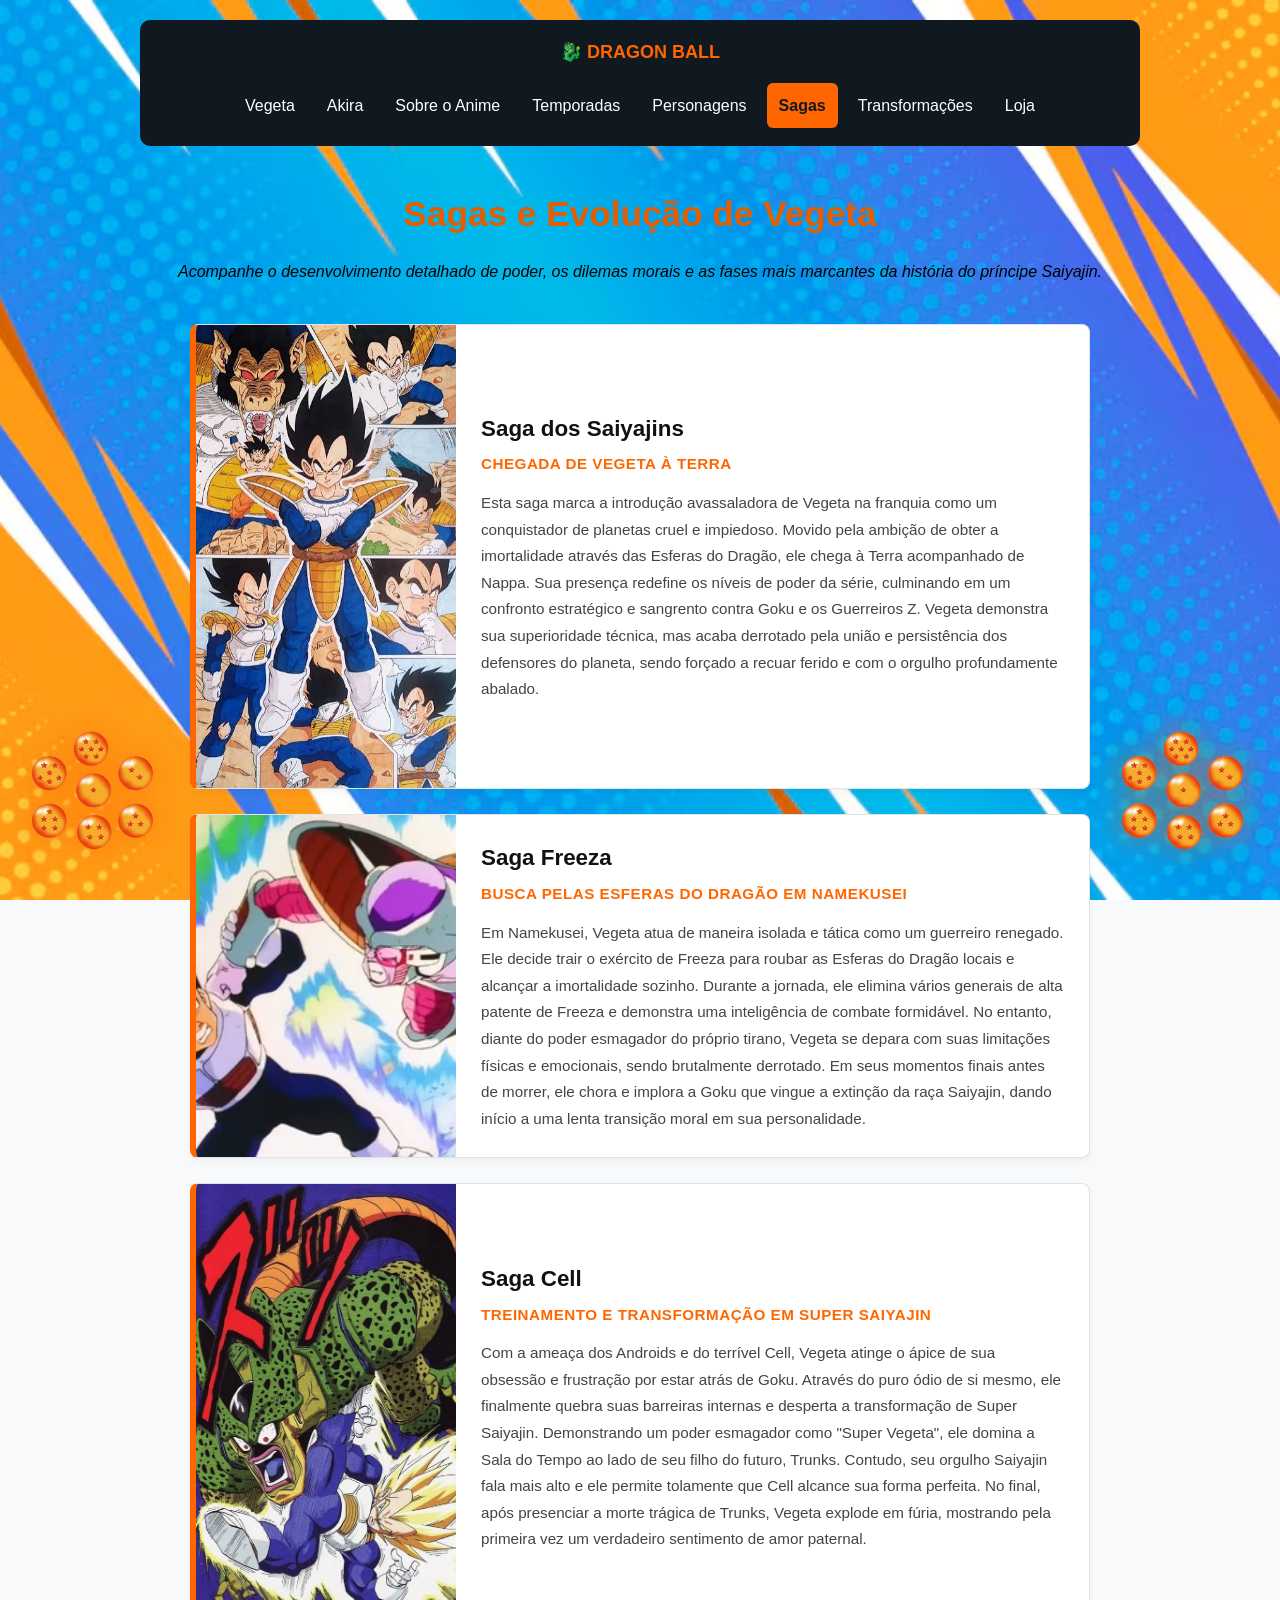
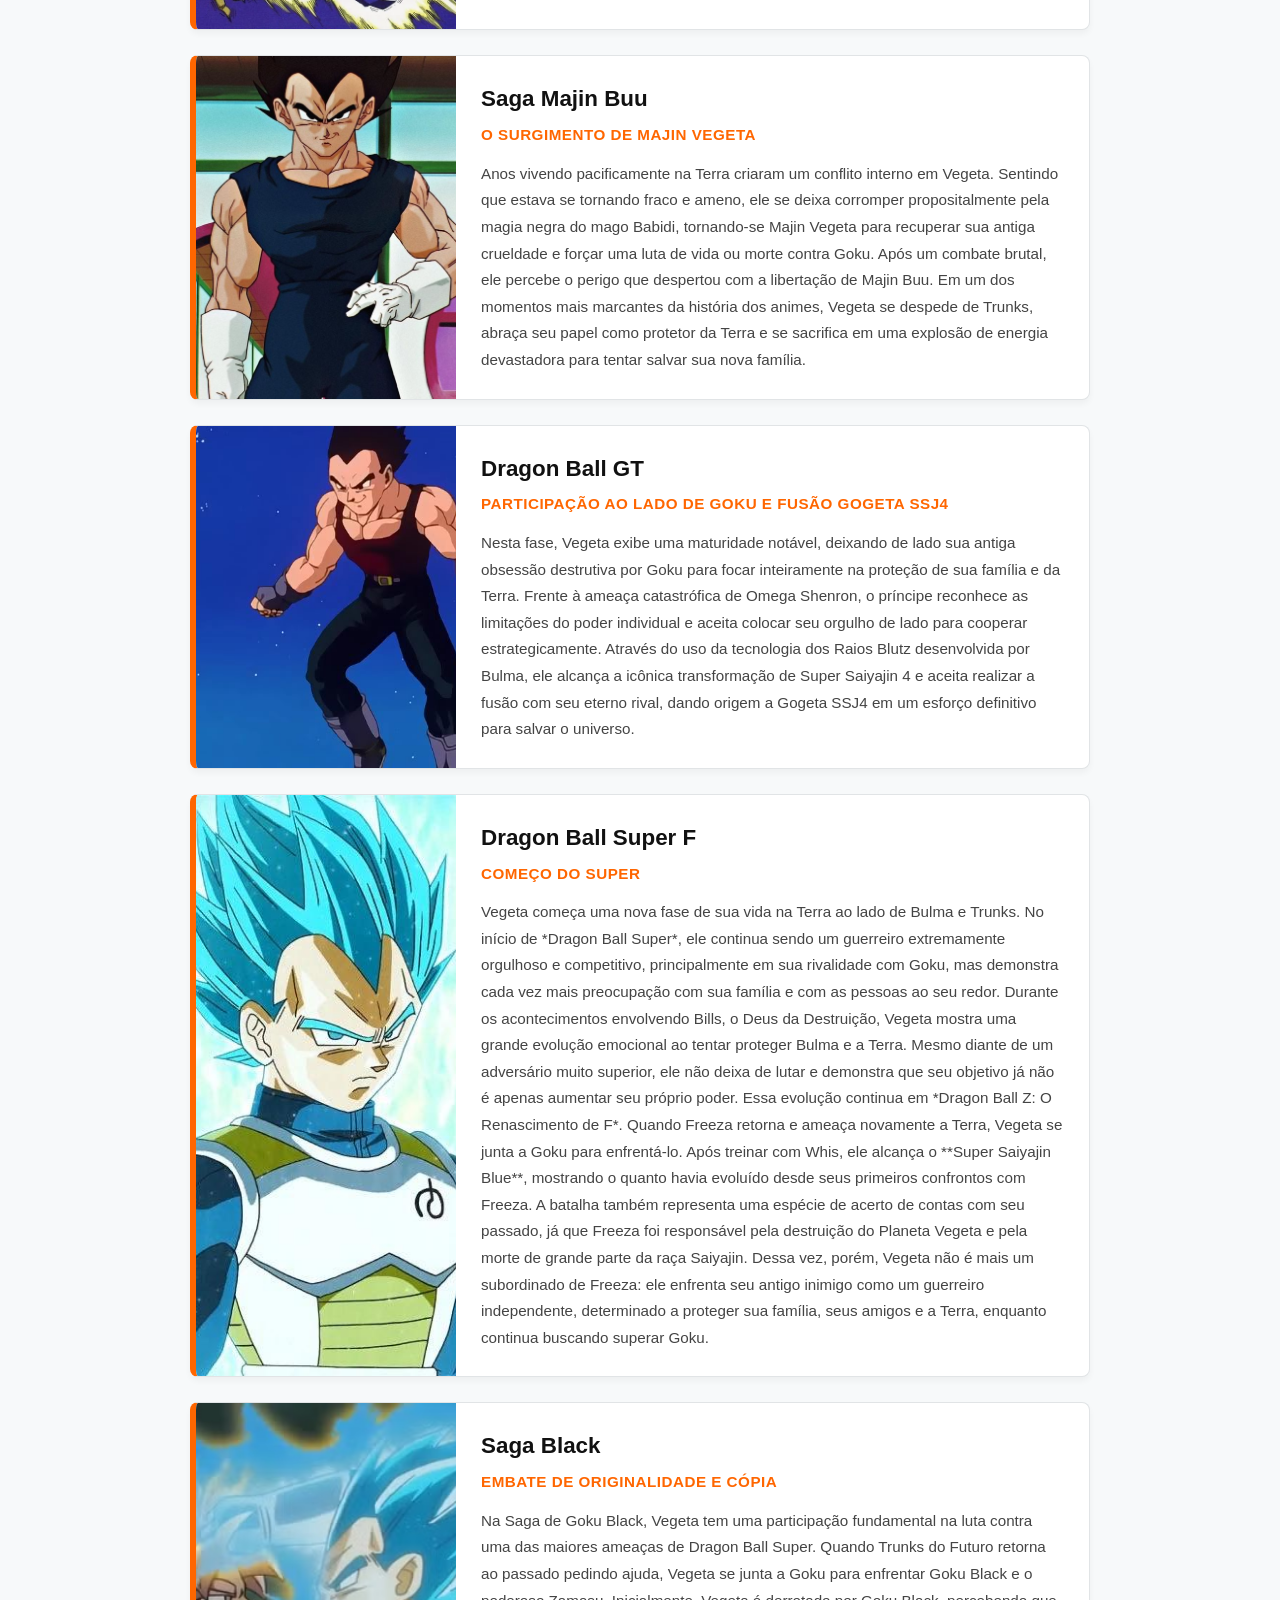
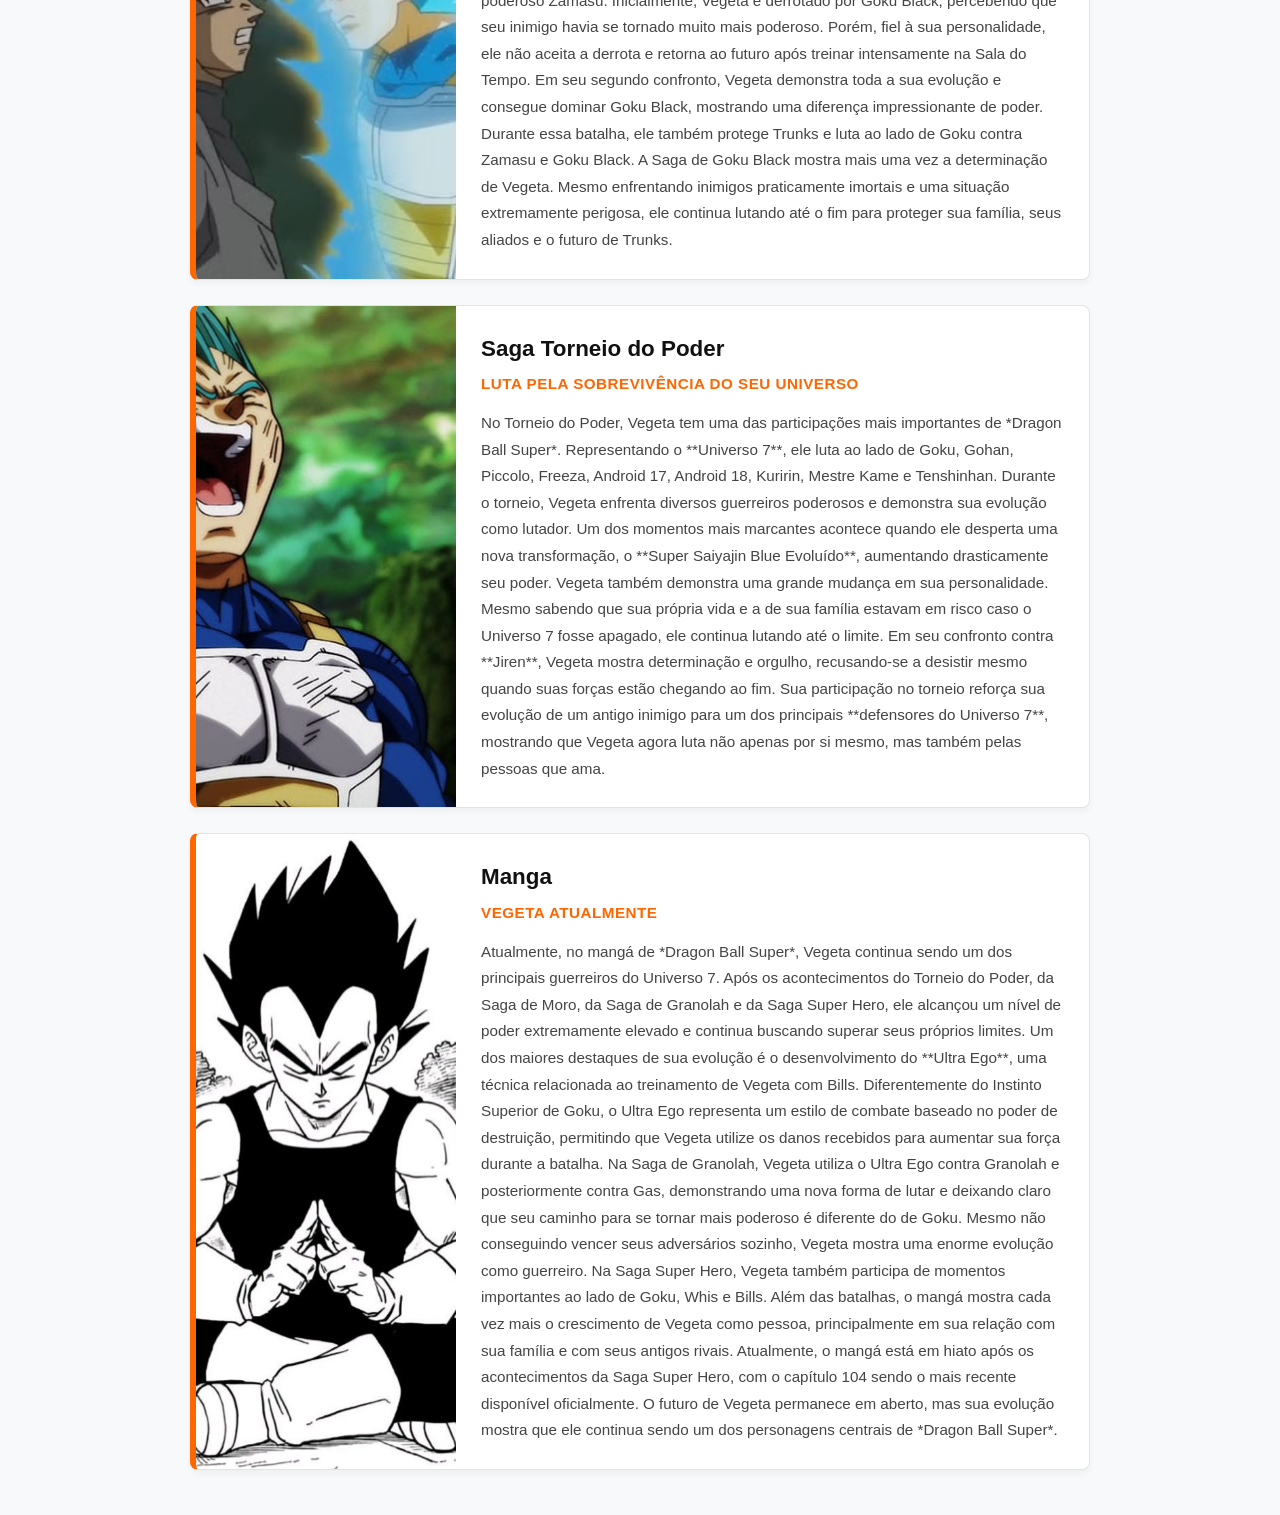
<file: temporadas.html>
<!DOCTYPE html>
<html lang="pt-br">
<head>
    <meta charset="UTF-8">
    <meta name="viewport" content="width=device-width, initial-scale=1.0">
    <title>Sagas e Evolução - Vegeta</title>
    
    <link rel="stylesheet" href="estilo.css">

    <div class="esferas-flutuantes esferas-esquerda">
        <img src="./imagens/eee.png" alt="Esferas do Dragão Esquerda" style="width: 100%; height: auto;">
    </div>
    
    <!-- ESFERAS FLUTUANDO NO LADO DIREITO -->
    <div class="esferas-flutuantes esferas-direita">
        <img src="./imagens/eee.png" alt="Esferas do Dragão Direita" style="width: 100%; height: auto;">
    </div>

</head>
<body style="font-family: Arial, sans-serif; max-width: 1000px; margin: 0 auto; padding: 20px; line-height: 1.6; background-color: #f7f9fa; color: #222;">

    <!-- MENU DE NAVEGAÇÃO  -->
    <nav class="portal-nav" aria-label="Menu principal">
    <b class="portal-nav-brand">🐉 DRAGON BALL</b>
    <div class="portal-nav-links">
        <a href="index.html">Vegeta</a>
        <a href="akira.html">Akira</a>
        <a href="pages/sobre_o_anime.html">Sobre o Anime</a>
        <a href="topicos.html">Temporadas</a>
        <a href="personagens.html">Personagens</a>
        <a href="temporadas.html" aria-current="page">Sagas</a>
        <a href="transformacoes.html">Transformações</a>
        <a href="loja.html">Loja</a>
    </div>
</nav>


    <h1 style="text-align: center; color: #e65c00; font-size: 2.2em; margin-bottom: 5px;">Sagas e Evolução de Vegeta</h1>
    <p style="text-align: center; font-style: italic; margin-bottom: 40px; color: #000;">Acompanhe o desenvolvimento detalhado de poder, os dilemas morais e as fases mais marcantes da história do príncipe Saiyajin.</p>

    <!-- CONTAINER DOS CARDS ROBUSTOS -->
    <div style="max-width: 900px; margin: 0 auto;">

        <!-- SAGA DOS SAIYAJINS -->
        <div class="conteudo-card" style="display: flex; align-items: stretch; background-color: white; border: 1px solid #e1e4e6; border-left: 6px solid #ff6600; border-radius: 8px; margin-bottom: 25px; overflow: hidden; box-shadow: 0 4px 6px rgba(0,0,0,0.04);">
            <div style="width: 260px; min-height: 220px; background-color: #eaeaea; flex-shrink: 0;">
                <img src="./imagens/vss.jpg" alt="Saga dos Saiyajins" style="width: 100%; height: 100%; object-fit: cover;">
            </div>
            <div style="padding: 25px; display: flex; flex-direction: column; justify-content: center;">
                <h3 style="margin: 0 0 5px 0; color: #111; font-size: 1.4em;">Saga dos Saiyajins</h3>
                <p style="margin: 0; color: #ff6600; font-weight: bold; font-size: 0.95em; text-transform: uppercase; letter-spacing: 0.5px;">Chegada de Vegeta à Terra</p>
                <p style="margin: 12px 0 0 0; color: #444; font-size: 0.95em; text-align: justify;">
                    Esta saga marca a introdução avassaladora de Vegeta na franquia como um conquistador de planetas cruel e impiedoso. Movido pela ambição de obter a imortalidade através das Esferas do Dragão, ele chega à Terra acompanhado de Nappa. Sua presença redefine os níveis de poder da série, culminando em um confronto estratégico e sangrento contra Goku e os Guerreiros Z. Vegeta demonstra sua superioridade técnica, mas acaba derrotado pela união e persistência dos defensores do planeta, sendo forçado a recuar ferido e com o orgulho profundamente abalado.
                </p>
            </div>
        </div>

        <!-- SAGA FREEZA -->
        <div class="conteudo-card" style="display: flex; align-items: stretch; background-color: white; border: 1px solid #e1e4e6; border-left: 6px solid #ff6600; border-radius: 8px; margin-bottom: 25px; overflow: hidden; box-shadow: 0 4px 6px rgba(0,0,0,0.04);">
            <div style="width: 260px; min-height: 220px; background-color: #eaeaea; flex-shrink: 0;">
                <img src="./imagens/vsf.webp" alt="Saga Freeza" style="width: 100%; height: 100%; object-fit: cover;">
            </div>
            <div style="padding: 25px; display: flex; flex-direction: column; justify-content: center;">
                <h3 style="margin: 0 0 5px 0; color: #111; font-size: 1.4em;">Saga Freeza</h3>
                <p style="margin: 0; color: #ff6600; font-weight: bold; font-size: 0.95em; text-transform: uppercase; letter-spacing: 0.5px;">Busca pelas Esferas do Dragão em Namekusei</p>
                <p style="margin: 12px 0 0 0; color: #444; font-size: 0.95em; text-align: justify;">
                    Em Namekusei, Vegeta atua de maneira isolada e tática como um guerreiro renegado. Ele decide trair o exército de Freeza para roubar as Esferas do Dragão locais e alcançar a imortalidade sozinho. Durante a jornada, ele elimina vários generais de alta patente de Freeza e demonstra uma inteligência de combate formidável. No entanto, diante do poder esmagador do próprio tirano, Vegeta se depara com suas limitações físicas e emocionais, sendo brutalmente derrotado. Em seus momentos finais antes de morrer, ele chora e implora a Goku que vingue a extinção da raça Saiyajin, dando início a uma lenta transição moral em sua personalidade.
                </p>
            </div>
        </div>

        <!-- SAGA CELL -->
        <div class="conteudo-card" style="display: flex; align-items: stretch; background-color: white; border: 1px solid #e1e4e6; border-left: 6px solid #ff6600; border-radius: 8px; margin-bottom: 25px; overflow: hidden; box-shadow: 0 4px 6px rgba(0,0,0,0.04);">
            <div style="width: 260px; min-height: 220px; background-color: #eaeaea; flex-shrink: 0;">
                <img src="./imagens/vsc.webp" alt="Saga Cell" style="width: 100%; height: 100%; object-fit: cover;">
            </div>
            <div style="padding: 25px; display: flex; flex-direction: column; justify-content: center;">
                <h3 style="margin: 0 0 5px 0; color: #111; font-size: 1.4em;">Saga Cell</h3>
                <p style="margin: 0; color: #ff6600; font-weight: bold; font-size: 0.95em; text-transform: uppercase; letter-spacing: 0.5px;">Treinamento e transformação em Super Saiyajin</p>
                <p style="margin: 12px 0 0 0; color: #444; font-size: 0.95em; text-align: justify;">
                    Com a ameaça dos Androids e do terrível Cell, Vegeta atinge o ápice de sua obsessão e frustração por estar atrás de Goku. Através do puro ódio de si mesmo, ele finalmente quebra suas barreiras internas e desperta a transformação de Super Saiyajin. Demonstrando um poder esmagador como "Super Vegeta", ele domina a Sala do Tempo ao lado de seu filho do futuro, Trunks. Contudo, seu orgulho Saiyajin fala mais alto e ele permite tolamente que Cell alcance sua forma perfeita. No final, após presenciar a morte trágica de Trunks, Vegeta explode em fúria, mostrando pela primeira vez um verdadeiro sentimento de amor paternal.
                </p>
            </div>
        </div>

        <!-- SAGA MAJIN BUU -->
        <div class="conteudo-card" style="display: flex; align-items: stretch; background-color: white; border: 1px solid #e1e4e6; border-left: 6px solid #ff6600; border-radius: 8px; margin-bottom: 25px; overflow: hidden; box-shadow: 0 4px 6px rgba(0,0,0,0.04);">
            <div style="width: 260px; min-height: 220px; background-color: #eaeaea; flex-shrink: 0;">
                <img src="./imagens/vsm.jpg" alt="Saga Majin Buu" style="width: 100%; height: 100%; object-fit: cover;">
            </div>
            <div style="padding: 25px; display: flex; flex-direction: column; justify-content: center;">
                <h3 style="margin: 0 0 5px 0; color: #111; font-size: 1.4em;">Saga Majin Buu</h3>
                <p style="margin: 0; color: #ff6600; font-weight: bold; font-size: 0.95em; text-transform: uppercase; letter-spacing: 0.5px;">O surgimento de Majin Vegeta</p>
                <p style="margin: 12px 0 0 0; color: #444; font-size: 0.95em; text-align: justify;">
                    Anos vivendo pacificamente na Terra criaram um conflito interno em Vegeta. Sentindo que estava se tornando fraco e ameno, ele se deixa corromper propositalmente pela magia negra do mago Babidi, tornando-se Majin Vegeta para recuperar sua antiga crueldade e forçar uma luta de vida ou morte contra Goku. Após um combate brutal, ele percebe o perigo que despertou com a libertação de Majin Buu. Em um dos momentos mais marcantes da história dos animes, Vegeta se despede de Trunks, abraça seu papel como protetor da Terra e se sacrifica em uma explosão de energia devastadora para tentar salvar sua nova família.
                </p>
            </div>
        </div>

        <!-- DRAGON BALL GT -->
        <div class="conteudo-card" style="display: flex; align-items: stretch; background-color: white; border: 1px solid #e1e4e6; border-left: 6px solid #ff6600; border-radius: 8px; margin-bottom: 25px; overflow: hidden; box-shadow: 0 4px 6px rgba(0,0,0,0.04);">
            <div style="width: 260px; min-height: 220px; background-color: #eaeaea; flex-shrink: 0;">
                <img src="./imagens/vgt.jpg" alt="Dragon Ball GT" style="width: 100%; height: 100%; object-fit: cover;">
            </div>
            <div style="padding: 25px; display: flex; flex-direction: column; justify-content: center;">
                <h3 style="margin: 0 0 5px 0; color: #111; font-size: 1.4em;">Dragon Ball GT</h3>
                <p style="margin: 0; color: #ff6600; font-weight: bold; font-size: 0.95em; text-transform: uppercase; letter-spacing: 0.5px;">Participação ao lado de Goku e fusão Gogeta SSJ4</p>
                <p style="margin: 12px 0 0 0; color: #444; font-size: 0.95em; text-align: justify;">
                    Nesta fase, Vegeta exibe uma maturidade notável, deixando de lado sua antiga obsessão destrutiva por Goku para focar inteiramente na proteção de sua família e da Terra. Frente à ameaça catastrófica de Omega Shenron, o príncipe reconhece as limitações do poder individual e aceita colocar seu orgulho de lado para cooperar estrategicamente. Através do uso da tecnologia dos Raios Blutz desenvolvida por Bulma, ele alcança a icônica transformação de Super Saiyajin 4 e aceita realizar a fusão com seu eterno rival, dando origem a Gogeta SSJ4 em um esforço definitivo para salvar o universo.
                </p>
            </div>
        </div>    
        
        <!-- DRAGON BALL SUPER F-->
        <div class="conteudo-card" style="display: flex; align-items: stretch; background-color: white; border: 1px solid #e1e4e6; border-left: 6px solid #ff6600; border-radius: 8px; margin-bottom: 25px; overflow: hidden; box-shadow: 0 4px 6px rgba(0,0,0,0.04);">
            <div style="width: 260px; min-height: 220px; background-color: #eaeaea; flex-shrink: 0;">
                <img src="./imagens/vgt sf.jpg" alt="Dragon Ball Super F" style="width: 100%; height: 100%; object-fit: cover;">
            </div>
            <div style="padding: 25px; display: flex; flex-direction: column; justify-content: center;">
                <h3 style="margin: 0 0 5px 0; color: #111; font-size: 1.4em;">Dragon Ball Super F</h3>
                <p style="margin: 0; color: #ff6600; font-weight: bold; font-size: 0.95em; text-transform: uppercase; letter-spacing: 0.5px;">Começo do Super</p>
                <p style="margin: 12px 0 0 0; color: #444; font-size: 0.95em; text-align: justify;">

                 Vegeta começa uma nova fase de sua vida na Terra ao lado de Bulma e Trunks. No início de *Dragon Ball Super*, ele continua sendo um guerreiro extremamente orgulhoso e competitivo, principalmente em sua rivalidade com Goku, mas demonstra cada vez mais preocupação com sua família e com as pessoas ao seu redor.
                    
                    Durante os acontecimentos envolvendo Bills, o Deus da Destruição, Vegeta mostra uma grande evolução emocional ao tentar proteger Bulma e a Terra. Mesmo diante de um adversário muito superior, ele não deixa de lutar e demonstra que seu objetivo já não é apenas aumentar seu próprio poder.
                    
                    Essa evolução continua em *Dragon Ball Z: O Renascimento de F*. Quando Freeza retorna e ameaça novamente a Terra, Vegeta se junta a Goku para enfrentá-lo. Após treinar com Whis, ele alcança o **Super Saiyajin Blue**, mostrando o quanto havia evoluído desde seus primeiros confrontos com Freeza.
                    
                    A batalha também representa uma espécie de acerto de contas com seu passado, já que Freeza foi responsável pela destruição do Planeta Vegeta e pela morte de grande parte da raça Saiyajin. Dessa vez, porém, Vegeta não é mais um subordinado de Freeza: ele enfrenta seu antigo inimigo como um guerreiro independente, determinado a proteger sua família, seus amigos e a Terra, enquanto continua buscando superar Goku.
                                    </p>
            </div>
        </div>  

        <!-- SAGA BLACK -->
        <div class="conteudo-card" style="display: flex; align-items: stretch; background-color: white; border: 1px solid #e1e4e6; border-left: 6px solid #ff6600; border-radius: 8px; margin-bottom: 25px; overflow: hidden; box-shadow: 0 4px 6px rgba(0,0,0,0.04);">
            <div style="width: 260px; min-height: 220px; background-color: #eaeaea; flex-shrink: 0;">
                <img src="./imagens/vgtblk.avif" alt="saga black" style="width: 100%; height: 100%; object-fit: cover;">
            </div>
            <div style="padding: 25px; display: flex; flex-direction: column; justify-content: center;">
                <h3 style="margin: 0 0 5px 0; color: #111; font-size: 1.4em;">Saga Black</h3>
                <p style="margin: 0; color: #ff6600; font-weight: bold; font-size: 0.95em; text-transform: uppercase; letter-spacing: 0.5px;">Embate de originalidade e cópia</p>
                <p style="margin: 12px 0 0 0; color: #444; font-size: 0.95em; text-align: justify;">
                    Na Saga de Goku Black, Vegeta tem uma participação fundamental na luta contra uma das maiores ameaças de Dragon Ball Super. Quando Trunks do Futuro retorna ao passado pedindo ajuda, Vegeta se junta a Goku para enfrentar Goku Black e o poderoso Zamasu.

                    Inicialmente, Vegeta é derrotado por Goku Black, percebendo que seu inimigo havia se tornado muito mais poderoso. Porém, fiel à sua personalidade, ele não aceita a derrota e retorna ao futuro após treinar intensamente na Sala do Tempo.
                    
                    Em seu segundo confronto, Vegeta demonstra toda a sua evolução e consegue dominar Goku Black, mostrando uma diferença impressionante de poder. Durante essa batalha, ele também protege Trunks e luta ao lado de Goku contra Zamasu e Goku Black.
                    
                    A Saga de Goku Black mostra mais uma vez a determinação de Vegeta. Mesmo enfrentando inimigos praticamente imortais e uma situação extremamente perigosa, ele continua lutando até o fim para proteger sua família, seus aliados e o futuro de Trunks.
                                    </p>
            </div>
        </div>  

        <!-- SAGA TORNEIO DO PODER-->
        <div class="conteudo-card" style="display: flex; align-items: stretch; background-color: white; border: 1px solid #e1e4e6; border-left: 6px solid #ff6600; border-radius: 8px; margin-bottom: 25px; overflow: hidden; box-shadow: 0 4px 6px rgba(0,0,0,0.04);">
            <div style="width: 260px; min-height: 220px; background-color: #eaeaea; flex-shrink: 0;">
                <img src="./imagens/torneio.jpg" alt="Saga Torneio do Poder" style="width: 100%; height: 100%; object-fit: cover;">
            </div>
            <div style="padding: 25px; display: flex; flex-direction: column; justify-content: center;">
                <h3 style="margin: 0 0 5px 0; color: #111; font-size: 1.4em;">Saga Torneio do Poder</h3>
                <p style="margin: 0; color: #ff6600; font-weight: bold; font-size: 0.95em; text-transform: uppercase; letter-spacing: 0.5px;">Luta pela sobrevivência do seu universo</p>
                <p style="margin: 12px 0 0 0; color: #444; font-size: 0.95em; text-align: justify;">
                    
                    No Torneio do Poder, Vegeta tem uma das participações mais importantes de *Dragon Ball Super*. Representando o **Universo 7**, ele luta ao lado de Goku, Gohan, Piccolo, Freeza, Android 17, Android 18, Kuririn, Mestre Kame e Tenshinhan.
                    
                    Durante o torneio, Vegeta enfrenta diversos guerreiros poderosos e demonstra sua evolução como lutador. Um dos momentos mais marcantes acontece quando ele desperta uma nova transformação, o **Super Saiyajin Blue Evoluído**, aumentando drasticamente seu poder.
                    
                    Vegeta também demonstra uma grande mudança em sua personalidade. Mesmo sabendo que sua própria vida e a de sua família estavam em risco caso o Universo 7 fosse apagado, ele continua lutando até o limite. Em seu confronto contra **Jiren**, Vegeta mostra determinação e orgulho, recusando-se a desistir mesmo quando suas forças estão chegando ao fim.
                    
                    Sua participação no torneio reforça sua evolução de um antigo inimigo para um dos principais **defensores do Universo 7**, mostrando que Vegeta agora luta não apenas por si mesmo, mas também pelas pessoas que ama.
                                    </p>
            </div>
        </div>  

        <!-- MANGA  -->
        <div class="conteudo-card" style="display: flex; align-items: stretch; background-color: white; border: 1px solid #e1e4e6; border-left: 6px solid #ff6600; border-radius: 8px; margin-bottom: 25px; overflow: hidden; box-shadow: 0 4px 6px rgba(0,0,0,0.04);">
            <div style="width: 260px; min-height: 220px; background-color: #eaeaea; flex-shrink: 0;">
                <img src="./imagens/vsmg.jpg" alt="Manga" style="width: 100%; height: 100%; object-fit: cover;">
            </div>
            <div style="padding: 25px; display: flex; flex-direction: column; justify-content: center;">
                <h3 style="margin: 0 0 5px 0; color: #111; font-size: 1.4em;">Manga</h3>
                <p style="margin: 0; color: #ff6600; font-weight: bold; font-size: 0.95em; text-transform: uppercase; letter-spacing: 0.5px;">Vegeta atualmente
                    
                </p>
                <p style="margin: 12px 0 0 0; color: #444; font-size: 0.95em; text-align: justify;">
                    Atualmente, no mangá de *Dragon Ball Super*, Vegeta continua sendo um dos principais guerreiros do Universo 7. Após os acontecimentos do Torneio do Poder, da Saga de Moro, da Saga de Granolah e da Saga Super Hero, ele alcançou um nível de poder extremamente elevado e continua buscando superar seus próprios limites.
                    
                    Um dos maiores destaques de sua evolução é o desenvolvimento do **Ultra Ego**, uma técnica relacionada ao treinamento de Vegeta com Bills. Diferentemente do Instinto Superior de Goku, o Ultra Ego representa um estilo de combate baseado no poder de destruição, permitindo que Vegeta utilize os danos recebidos para aumentar sua força durante a batalha.
                    
                    Na Saga de Granolah, Vegeta utiliza o Ultra Ego contra Granolah e posteriormente contra Gas, demonstrando uma nova forma de lutar e deixando claro que seu caminho para se tornar mais poderoso é diferente do de Goku. Mesmo não conseguindo vencer seus adversários sozinho, Vegeta mostra uma enorme evolução como guerreiro.
                    
                    Na Saga Super Hero, Vegeta também participa de momentos importantes ao lado de Goku, Whis e Bills. Além das batalhas, o mangá mostra cada vez mais o crescimento de Vegeta como pessoa, principalmente em sua relação com sua família e com seus antigos rivais.
                    
                    Atualmente, o mangá está em hiato após os acontecimentos da Saga Super Hero, com o capítulo 104 sendo o mais recente disponível oficialmente. O futuro de Vegeta permanece em aberto, mas sua evolução mostra que ele continua sendo um dos personagens centrais de *Dragon Ball Super*.
                                    </p>
            </div>
</file>
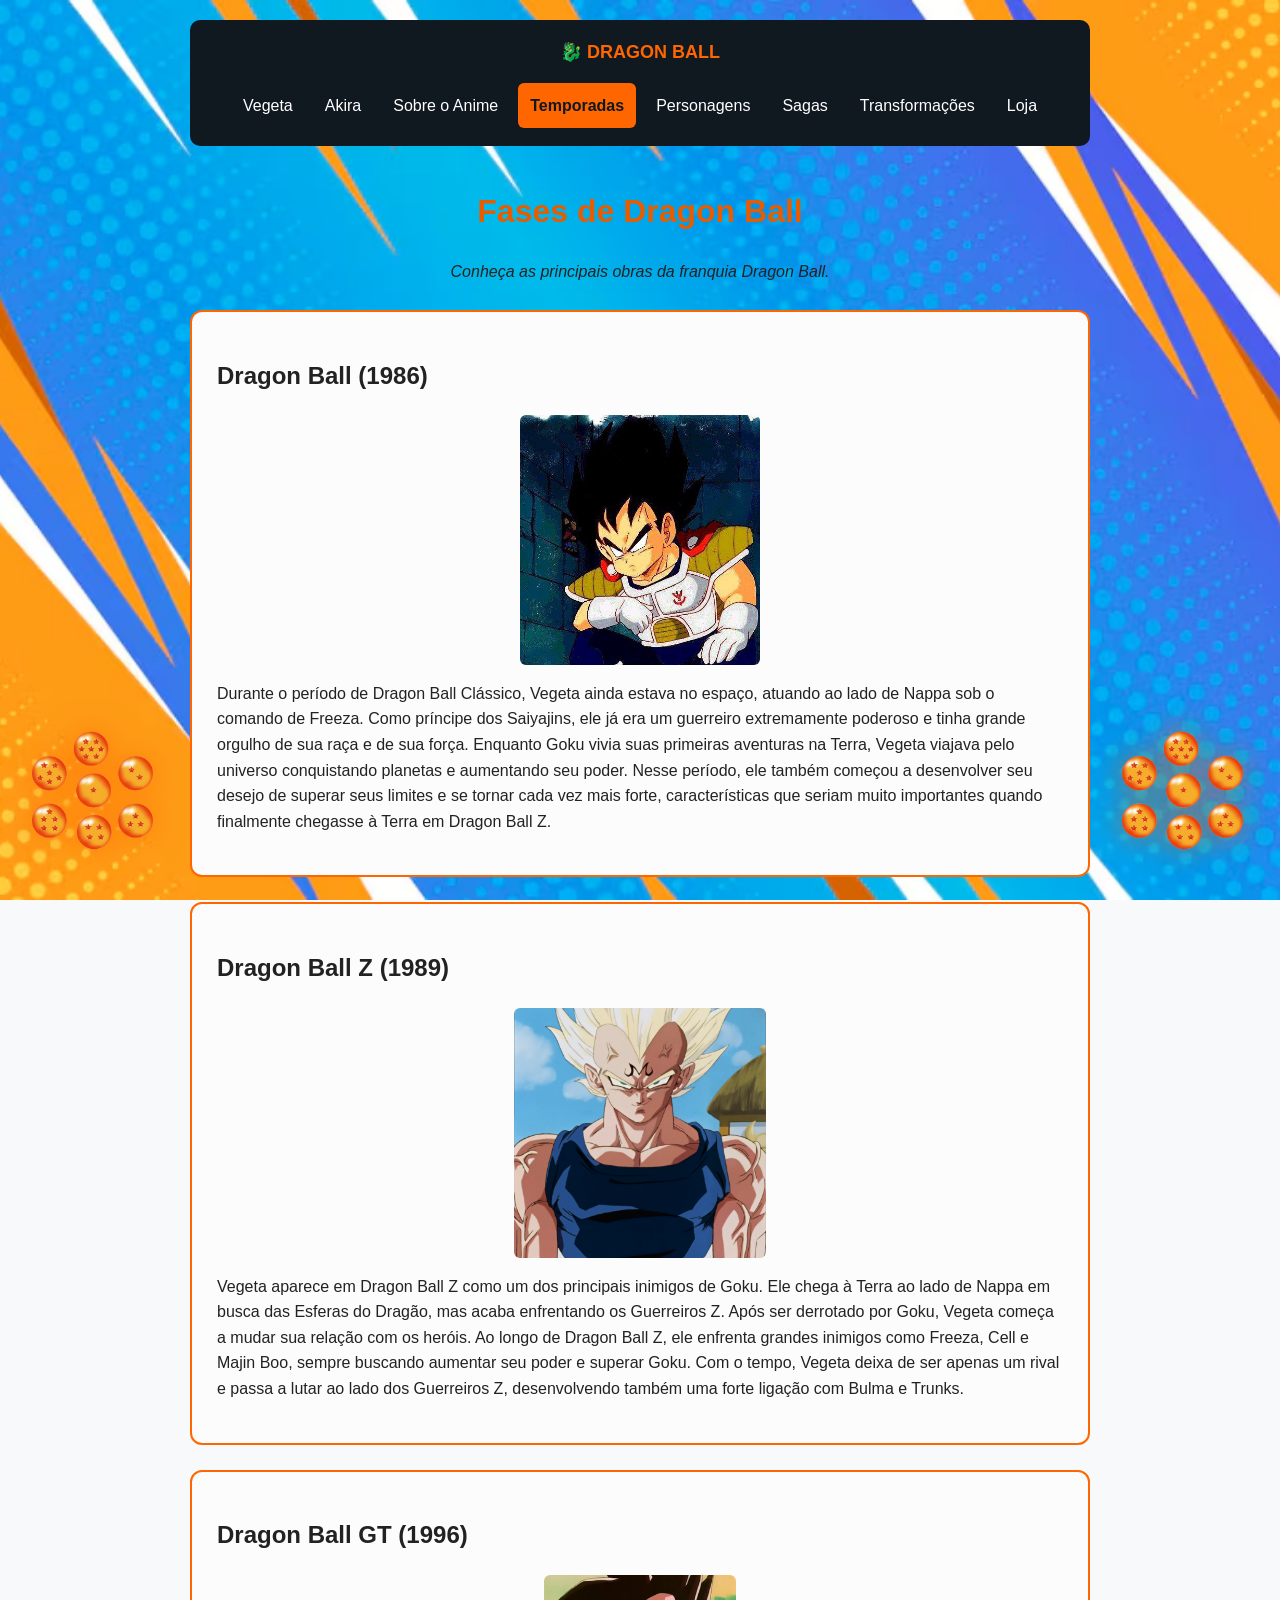
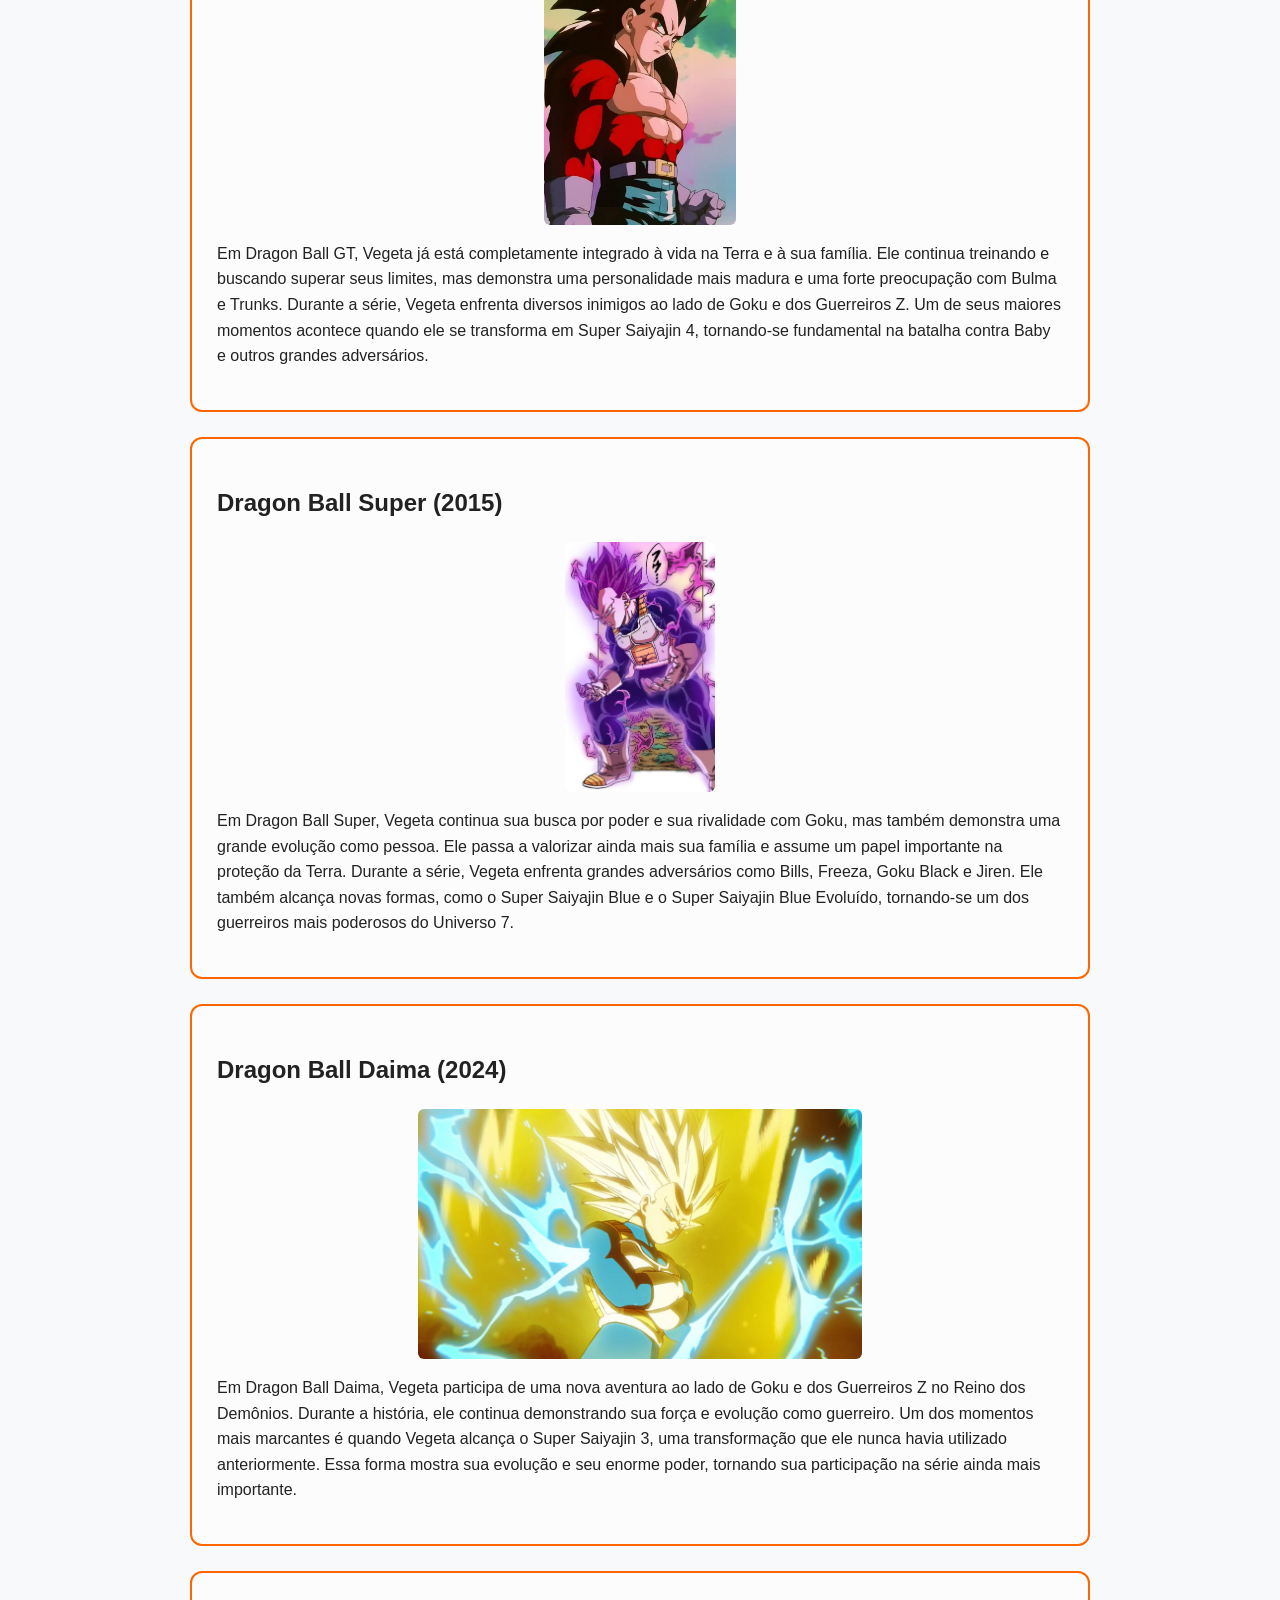
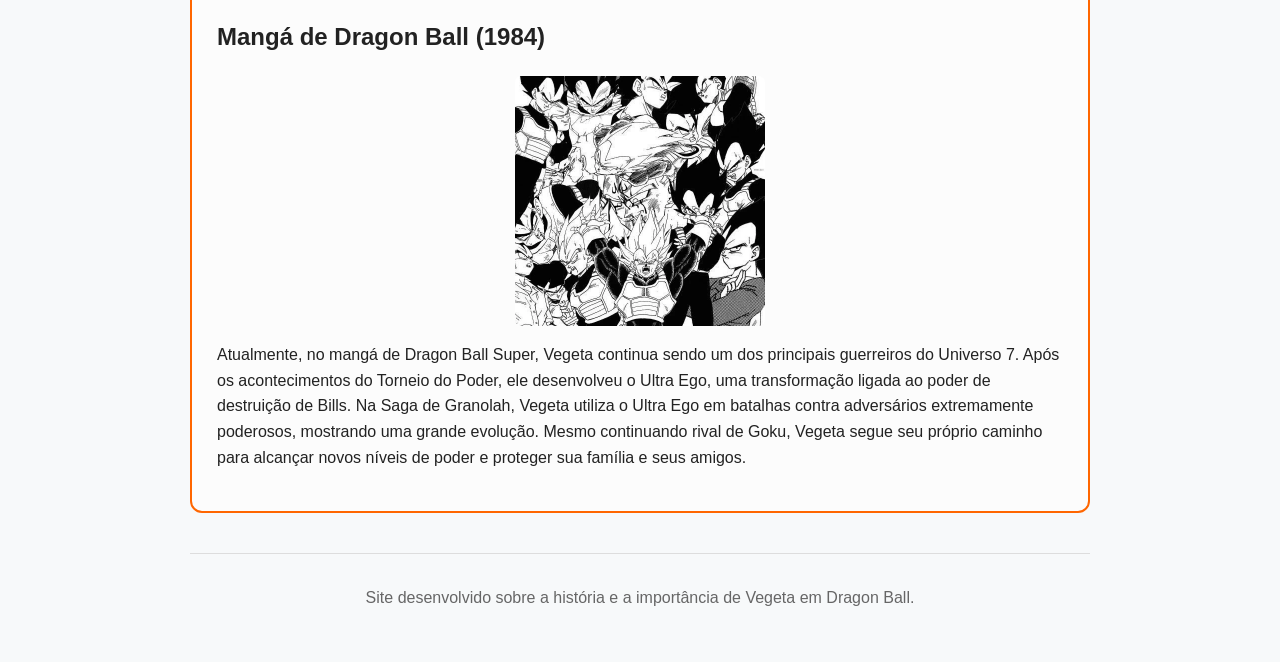
<file: topicos.html>
<!DOCTYPE html>
<html lang="pt-br">
<head>
    <meta charset="UTF-8">
    <meta name="viewport" content="width=device-width, initial-scale=1.0">
    <title>Temporadas de Dragon Ball</title>

    <link rel="stylesheet" href="estilo.css">
    
    <div class="esferas-flutuantes esferas-esquerda">
        <img src="./imagens/eee.png" alt="Esferas do Dragão Esquerda" style="width: 100%; height: auto;">
    </div>
    
    <!-- ESFERAS FLUTUANDO NO LADO DIREITO -->
    <div class="esferas-flutuantes esferas-direita">
        <img src="./imagens/eee.png" alt="Esferas do Dragão Direita" style="width: 100%; height: auto;">
    </div>
    

</head>
<body style="font-family: Arial, sans-serif; max-width: 900px; margin: 0 auto; padding: 20px; line-height: 1.6; background-color: #f7f9fa; color: #222;">

    <!-- MENU DE NAVEGAÇÃO CONFIGURADO COM CLASSES -->
    <nav class="portal-nav" aria-label="Menu principal">
    <b class="portal-nav-brand">🐉 DRAGON BALL</b>
    <div class="portal-nav-links">
        <a href="index.html">Vegeta</a>
        <a href="akira.html">Akira</a>
        <a href="pages/sobre_o_anime.html">Sobre o Anime</a>
        <a href="topicos.html" aria-current="page">Temporadas</a>
        <a href="personagens.html">Personagens</a>
        <a href="temporadas.html">Sagas</a>
        <a href="transformacoes.html">Transformações</a>
        <a href="loja.html">Loja</a>
    </div>
</nav>

    <!-- TÍTULOS PRINCIPAIS DA PÁGINA -->
    <h1 style="text-align: center; color: #e65c00;">Fases de Dragon Ball</h1>
    <p style="text-align: center; font-style: italic;">Conheça as principais obras da franquia Dragon Ball.</p>

    <!-- CARD 1: DRAGON BALL CLÁSSICO (1986) -->
    <div style="background-color: #fcfcfc; border: 2px solid #ff6600; padding: 25px; border-radius: 12px; margin: 25px auto;">
        <h2>Dragon Ball (1986)</h2>
        <div style="text-align: center; margin: 15px auto;">
            <img src="./imagens/vegeta_classico.jpg" alt="Imagem de Dragon Ball" style="max-width: 100%; height: auto; max-height: 250px; display: block; margin: 0 auto; border-radius: 6px; object-fit: contain;">
        </div>
        <p>
            Durante o período de Dragon Ball Clássico, Vegeta ainda estava no espaço, atuando ao lado de Nappa sob o comando de Freeza. Como príncipe dos Saiyajins, ele já era um guerreiro extremamente poderoso e tinha grande orgulho de sua raça e de sua força.

            Enquanto Goku vivia suas primeiras aventuras na Terra, Vegeta viajava pelo universo conquistando planetas e aumentando seu poder. Nesse período, ele também começou a desenvolver seu desejo de superar seus limites e se tornar cada vez mais forte, características que seriam muito importantes quando finalmente chegasse à Terra em Dragon Ball Z.        </p>
    </div>

    <!-- CARD 2: DRAGON BALL Z (1989) -->
    <div style="background-color: #fcfcfc; border: 2px solid #ff6600; padding: 25px; border-radius: 12px; margin: 25px auto;">
        <h2>Dragon Ball Z (1989)</h2>
        <div style="text-align: center; margin: 15px auto;">
            <img src="./imagens/vegeta_z.webp" alt="Imagem de Dragon Ball Z" style="max-width: 100%; height: auto; max-height: 250px; display: block; margin: 0 auto; border-radius: 6px; object-fit: contain;">
        </div>
        <p>
            Vegeta aparece em Dragon Ball Z como um dos principais inimigos de Goku. Ele chega à Terra ao lado de Nappa em busca das Esferas do Dragão, mas acaba enfrentando os Guerreiros Z. Após ser derrotado por Goku, Vegeta começa a mudar sua relação com os heróis.

            Ao longo de Dragon Ball Z, ele enfrenta grandes inimigos como Freeza, Cell e Majin Boo, sempre buscando aumentar seu poder e superar Goku. Com o tempo, Vegeta deixa de ser apenas um rival e passa a lutar ao lado dos Guerreiros Z, desenvolvendo também uma forte ligação com Bulma e Trunks.        </p>
    </div>

    <!-- CARD 3: DRAGON BALL GT (1996) -->
    <div style="background-color: #fcfcfc; border: 2px solid #ff6600; padding: 25px; border-radius: 12px; margin: 25px auto;">
        <h2>Dragon Ball GT (1996)</h2>
        <div style="text-align: center; margin: 15px auto;">
            <img src="./imagens/vegeta_gt.webp" alt="Imagem de Dragon Ball GT" style="max-width: 100%; height: auto; max-height: 250px; display: block; margin: 0 auto; border-radius: 6px; object-fit: contain;">
        </div>
        <p>
            Em Dragon Ball GT, Vegeta já está completamente integrado à vida na Terra e à sua família. Ele continua treinando e buscando superar seus limites, mas demonstra uma personalidade mais madura e uma forte preocupação com Bulma e Trunks.

            Durante a série, Vegeta enfrenta diversos inimigos ao lado de Goku e dos Guerreiros Z. Um de seus maiores momentos acontece quando ele se transforma em Super Saiyajin 4, tornando-se fundamental na batalha contra Baby e outros grandes adversários.        </p>
    </div>

    <!-- CARD 4: DRAGON BALL SUPER (2015) -->
    <div style="background-color: #fcfcfc; border: 2px solid #ff6600; padding: 25px; border-radius: 12px; margin: 25px auto;">
        <h2>Dragon Ball Super (2015)</h2>
        <div style="text-align: center; margin: 15px auto;">
            <img src="./imagens/vegeta_s.jpg" alt="Imagem de Dragon Ball Super" style="max-width: 100%; height: auto; max-height: 250px; display: block; margin: 0 auto; border-radius: 6px; object-fit: contain;">
        </div>
        <p>

            Em Dragon Ball Super, Vegeta continua sua busca por poder e sua rivalidade com Goku, mas também demonstra uma grande evolução como pessoa. Ele passa a valorizar ainda mais sua família e assume um papel importante na proteção da Terra.
            
            Durante a série, Vegeta enfrenta grandes adversários como Bills, Freeza, Goku Black e Jiren. Ele também alcança novas formas, como o Super Saiyajin Blue e o Super Saiyajin Blue Evoluído, tornando-se um dos guerreiros mais poderosos do Universo 7.
                    </p>
    </div>

    <!-- CARD 5: DRAGON BALL DAIMA (2024) -->
    <div style="background-color: #fcfcfc; border: 2px solid #ff6600; padding: 25px; border-radius: 12px; margin: 25px auto;">
        <h2>Dragon Ball Daima (2024)</h2>
        <div style="text-align: center; margin: 15px auto;">
            <img src="./imagens/vegeta s3.webp" alt="Imagem de Dragon Ball Daima" style="max-width: 100%; height: auto; max-height: 250px; display: block; margin: 0 auto; border-radius: 6px; object-fit: contain;">
        </div>
        <p>
            Em Dragon Ball Daima, Vegeta participa de uma nova aventura ao lado de Goku e dos Guerreiros Z no Reino dos Demônios. Durante a história, ele continua demonstrando sua força e evolução como guerreiro.

            Um dos momentos mais marcantes é quando Vegeta alcança o Super Saiyajin 3, uma transformação que ele nunca havia utilizado anteriormente. Essa forma mostra sua evolução e seu enorme poder, tornando sua participação na série ainda mais importante.        </p>
    </div>

    <!-- CARD 6: MANGÁ DE DRAGON BALL (1984) -->
    <div style="background-color: #fcfcfc; border: 2px solid #ff6600; padding: 25px; border-radius: 12px; margin: 25px auto;">
        <h2>Mangá de Dragon Ball (1984)</h2>
        <div style="text-align: center; margin: 15px auto;">
            <img src="./imagens/vegeta_m.webp" alt="Mangá de Dragon Ball" style="max-width: 100%; height: auto; max-height: 250px; display: block; margin: 0 auto; border-radius: 6px; object-fit: contain;">
        </div>
        <p>
            Atualmente, no mangá de Dragon Ball Super, Vegeta continua sendo um dos principais guerreiros do Universo 7. Após os acontecimentos do Torneio do Poder, ele desenvolveu o Ultra Ego, uma transformação ligada ao poder de destruição de Bills.

            Na Saga de Granolah, Vegeta utiliza o Ultra Ego em batalhas contra adversários extremamente poderosos, mostrando uma grande evolução. Mesmo continuando rival de Goku, Vegeta segue seu próprio caminho para alcançar novos níveis de poder e proteger sua família e seus amigos.        </p>
    </div>

    <!-- RODAPÉ DA PÁGINA -->
    <footer style="text-align: center; margin-top: 40px; padding: 15px; border-top: 1px solid #ddd; color: #666;">
        <p>Site desenvolvido sobre a história e a importância de Vegeta em Dragon Ball.</p>
    </footer>

</body>
</html>
</file>
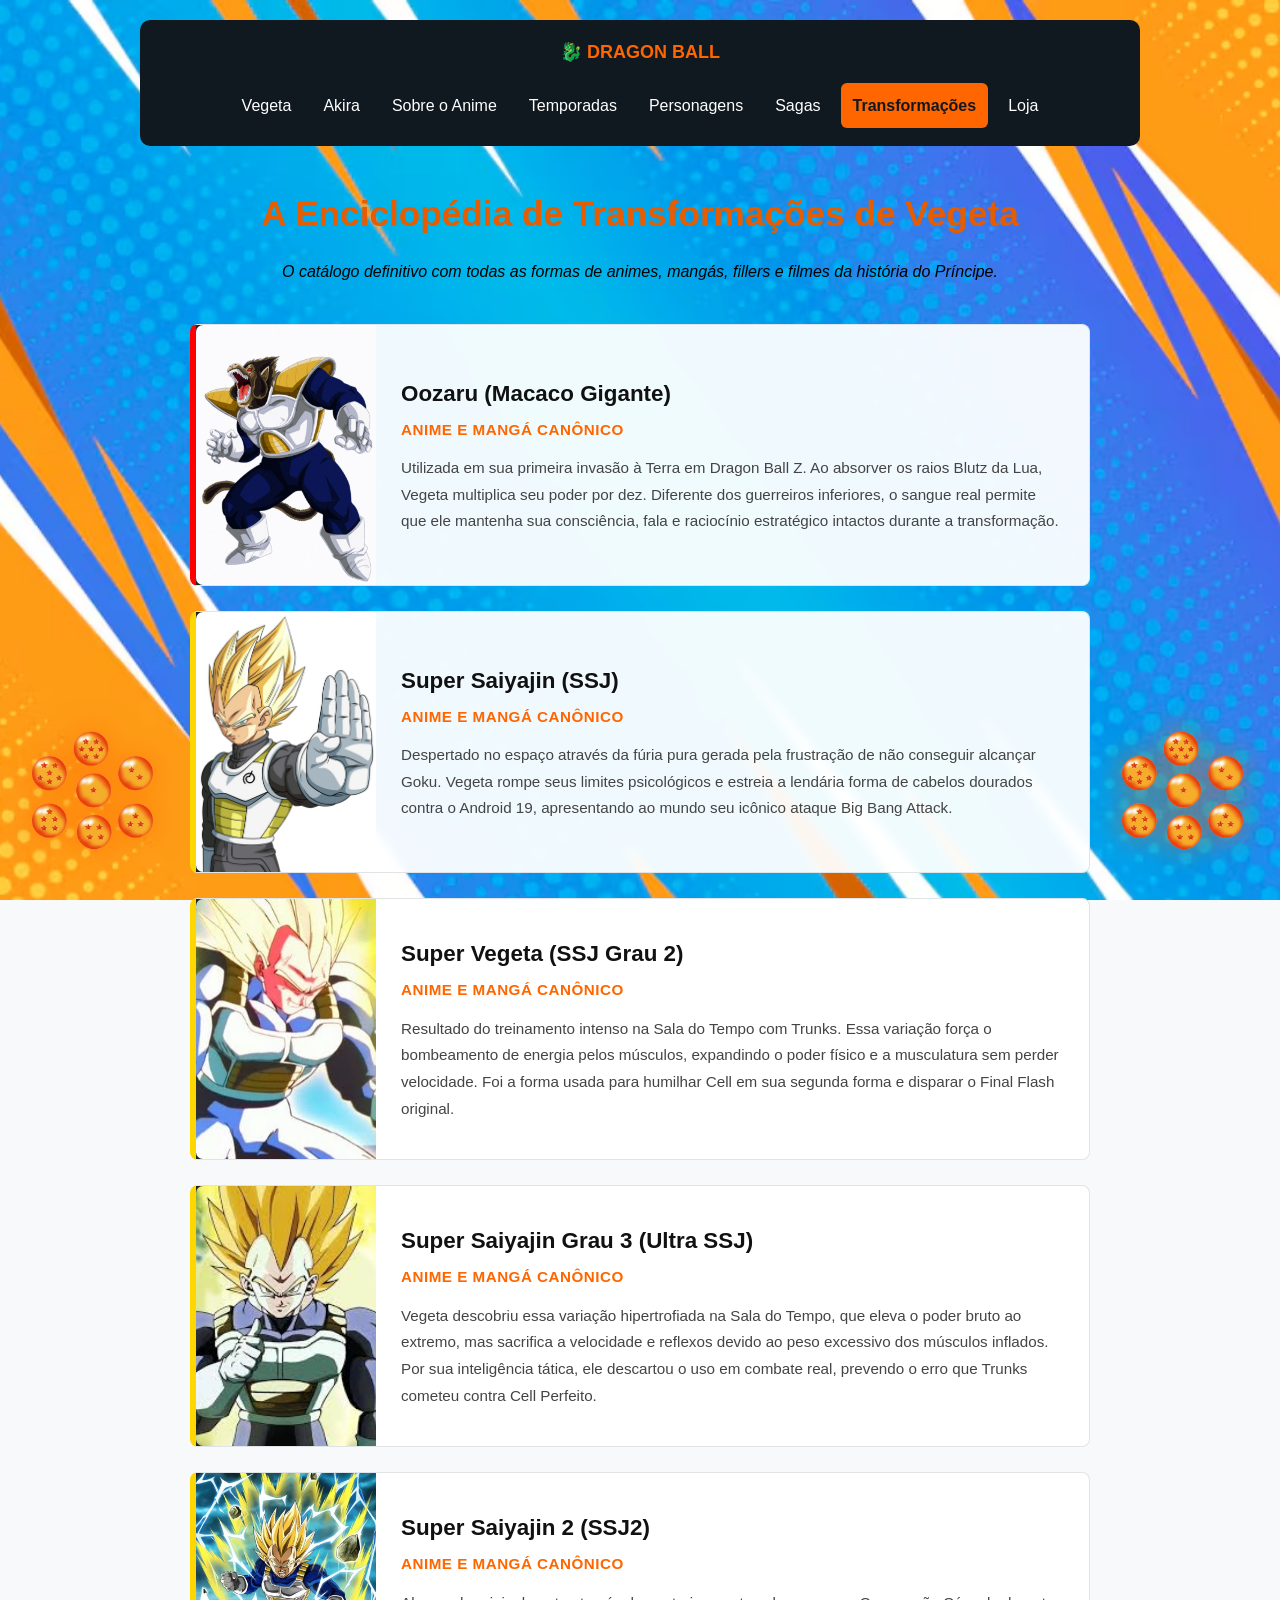
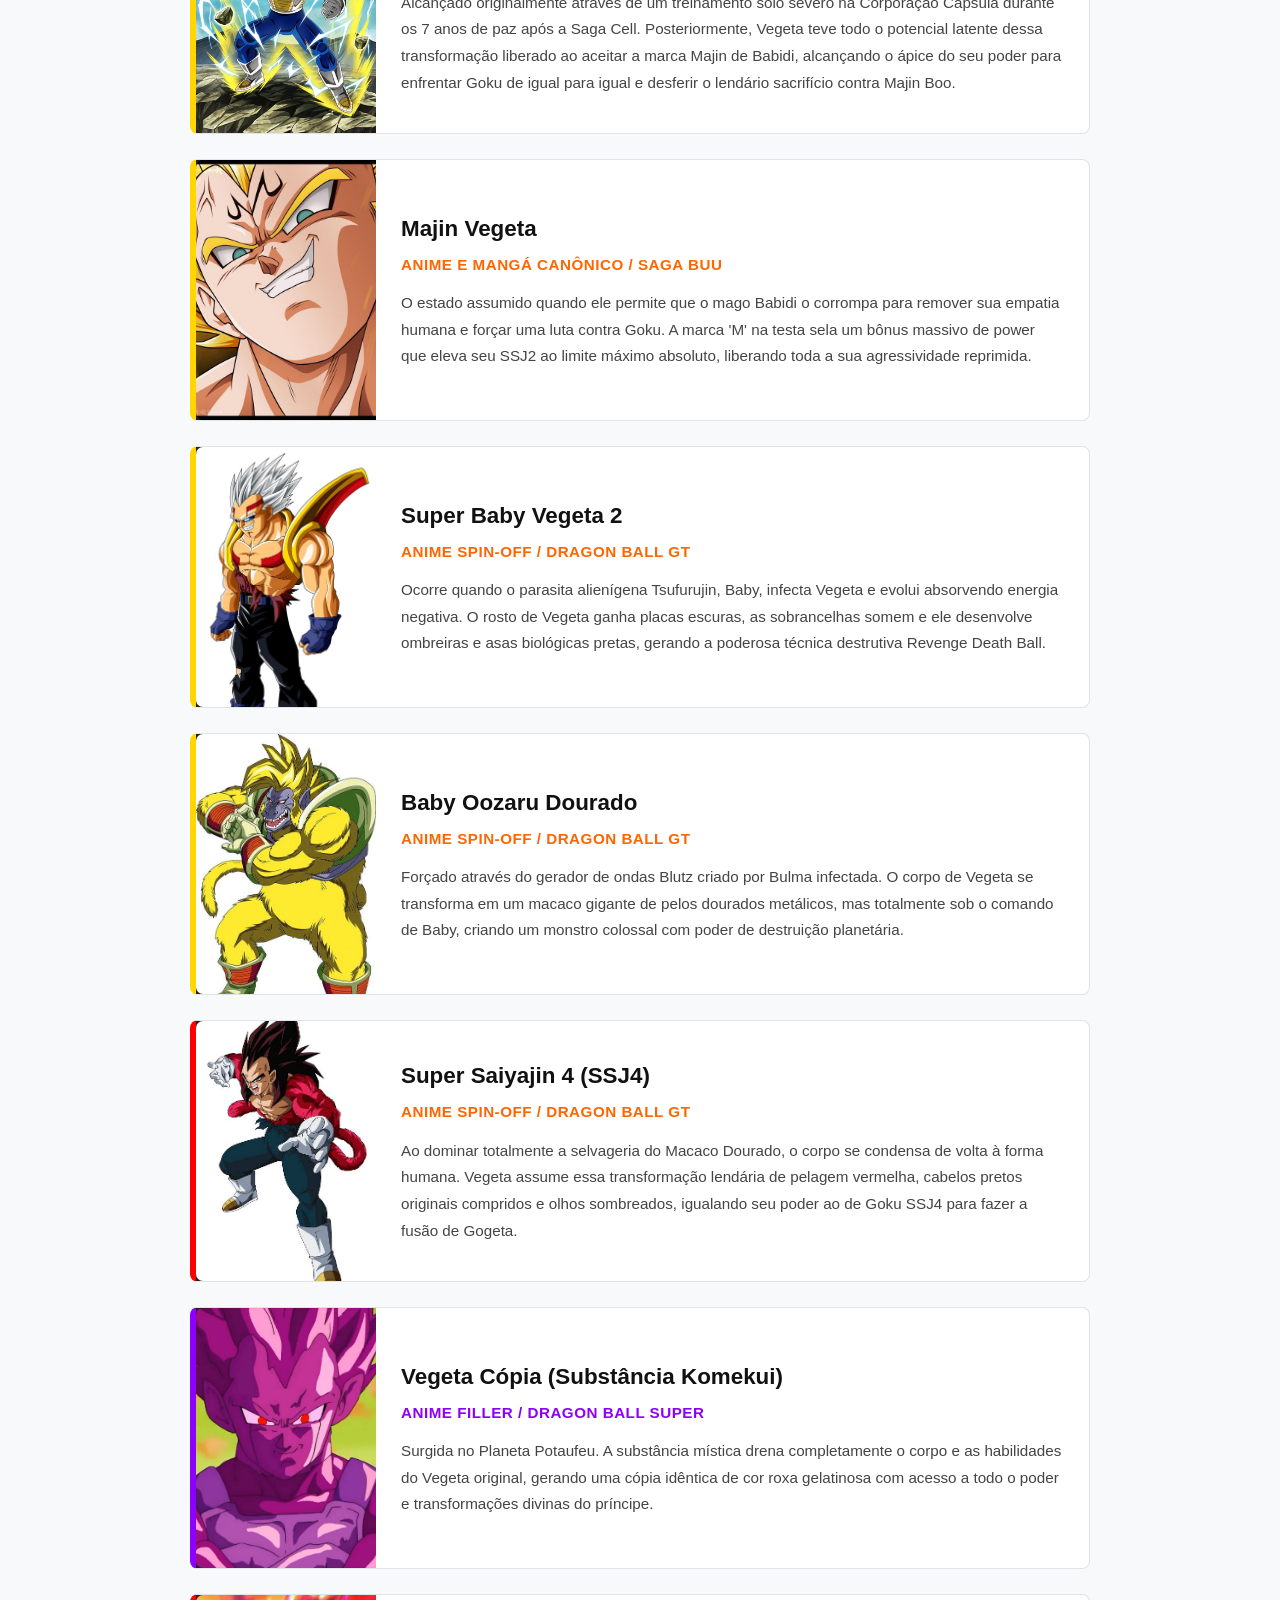
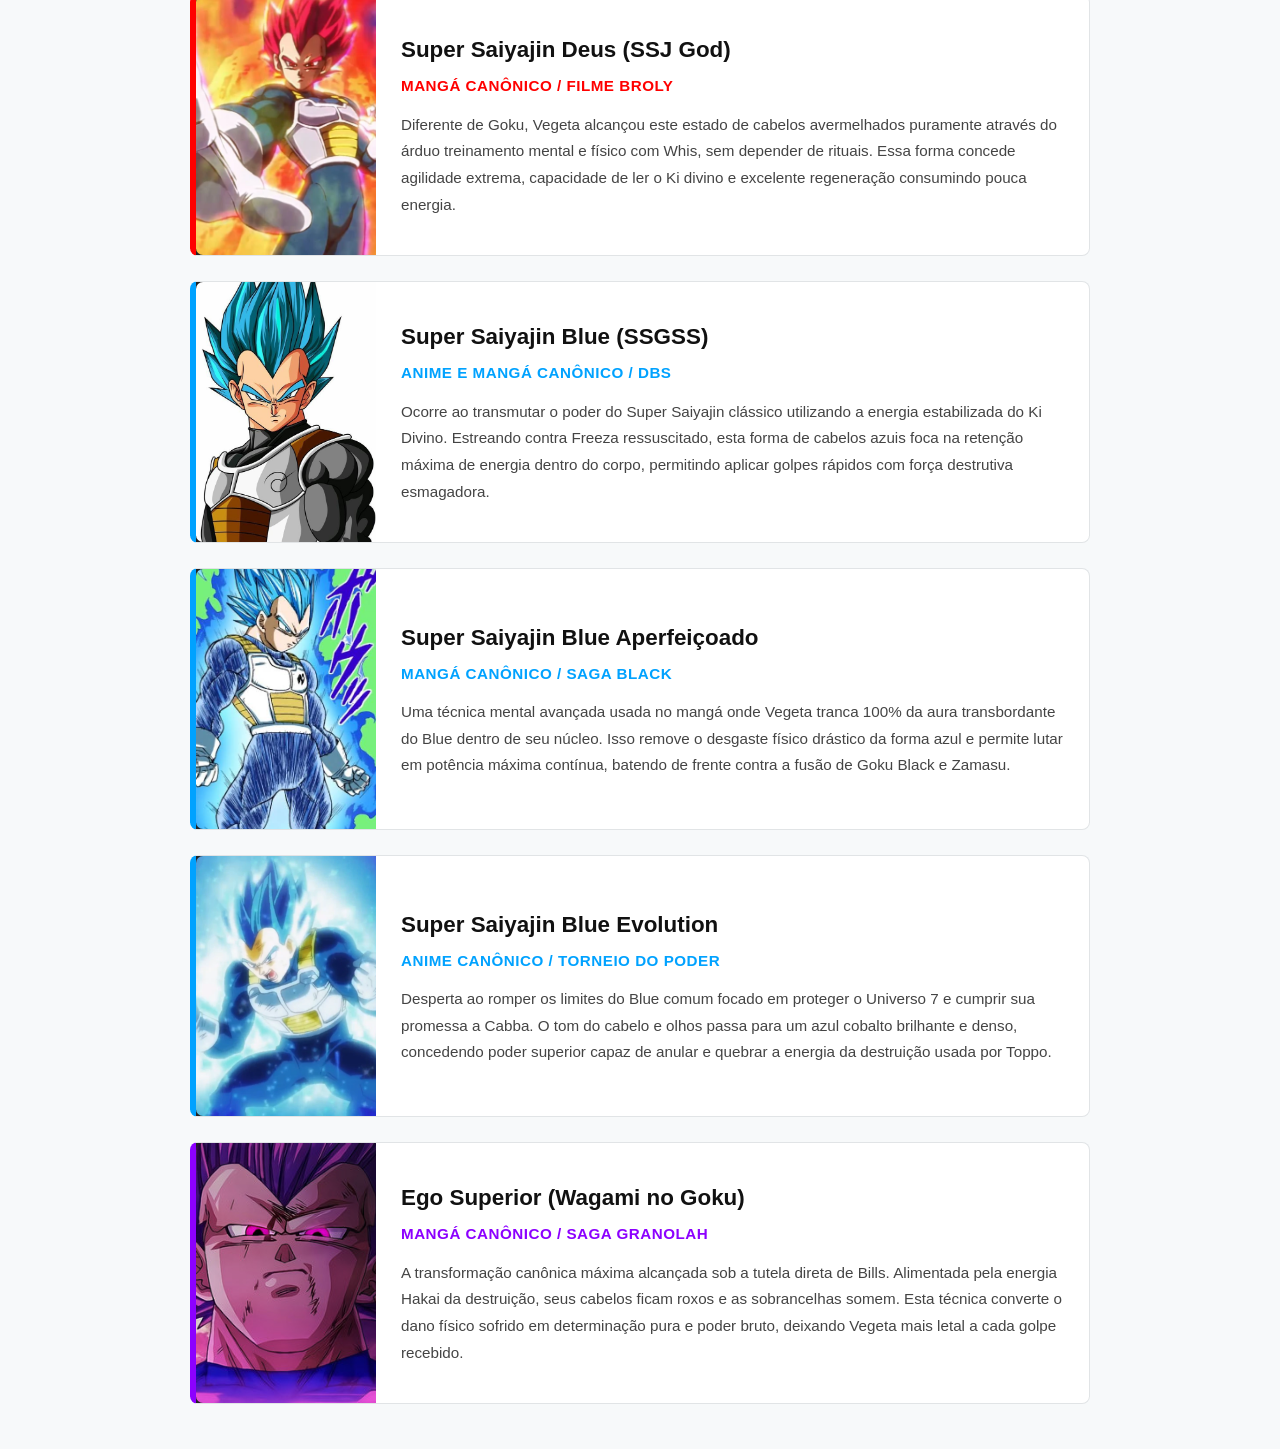
<file: transformacoes.html>
<!DOCTYPE html>
<html lang="pt-br">

<head>
    <meta charset="UTF-8">
    <meta name="viewport" content="width=device-width, initial-scale=1.0">
    <title>Todas as Formas de Vegeta</title>

    <link rel="stylesheet" href="estilo.css">

    <div class="esferas-flutuantes esferas-esquerda">
        <img src="./imagens/eee.png" alt="Esferas do Dragão Esquerda" style="width: 100%; height: auto;">
    </div>
    
    <!-- ESFERAS FLUTUANDO NO LADO DIREITO -->
    <div class="esferas-flutuantes esferas-direita">
        <img src="./imagens/eee.png" alt="Esferas do Dragão Direita" style="width: 100%; height: auto;">
    </div>

</head>

<body
    style="font-family: Arial, sans-serif; max-width: 1000px; margin: 0 auto; padding: 20px; line-height: 1.6; background-color: #f7f9fa; color: #222;">

    <!-- MENU DE NAVEGAÇÃO  -->
    <nav class="portal-nav" aria-label="Menu principal">
    <b class="portal-nav-brand">🐉 DRAGON BALL</b>
    <div class="portal-nav-links">
        <a href="index.html">Vegeta</a>
        <a href="akira.html">Akira</a>
        <a href="pages/sobre_o_anime.html">Sobre o Anime</a>
        <a href="topicos.html">Temporadas</a>
        <a href="personagens.html">Personagens</a>
        <a href="temporadas.html">Sagas</a>
        <a href="transformacoes.html" aria-current="page">Transformações</a>
        <a href="loja.html">Loja</a>
    </div>
</nav>


    <h1 style="text-align: center; color: #e65c00; font-size: 2.2em; margin-bottom: 5px;">A Enciclopédia de
        Transformações de Vegeta</h1>
    <p style="text-align: center; font-style: italic; margin-bottom: 40px; color: #000;">O catálogo definitivo com
        todas as formas de animes, mangás, fillers e filmes da história do Príncipe.</p>

    <!-- CONTAINER DOS CARDS ROBUSTOS -->
    <div style="max-width: 900px; margin: 0 auto;">


        <!-- FORMA 1: OZAARU CLÁSSICO -->
        <div class="conteudo-card aura-vermelha"
            style="display: flex; align-items: stretch; background-color: white; border: 1px solid #e1e4e6; border-radius: 8px; margin-bottom: 25px;">

            <div class="container-img-card">
                <img src="./imagens/vee.jpg" alt="Vegeta Oozaru" class="img-card foco-topo">
            </div>

            <div style="padding: 25px; display: flex; flex-direction: column; justify-content: center;">
                <h3 style="margin: 0 0 5px 0; color: #111; font-size: 1.4em;">Oozaru (Macaco Gigante)</h3>
                <p
                    style="margin: 0; color: #ff6600; font-weight: bold; font-size: 0.95em; text-transform: uppercase; letter-spacing: 0.5px;">
                    ANIME E MANGÁ CANÔNICO</p>
                <p style="margin: 12px 0 0 0; color: #444; font-size: 0.95em; text-align: justify;">
                    Utilizada em sua primeira invasão à Terra em Dragon Ball Z. Ao absorver os raios Blutz da Lua,
                    Vegeta multiplica seu poder por dez. Diferente dos guerreiros inferiores, o sangue real permite
                    que ele mantenha sua consciência, fala e raciocínio estratégico intactos durante a
                    transformação.
                </p>
            </div>
        </div>

        <!-- FORMA 2: SUPER SAIYAJIN CLÁSSICO -->
        <div class="conteudo-card aura-ssj"
            style="display: flex; align-items: stretch; background-color: white; border: 1px solid #e1e4e6; border-radius: 8px; margin-bottom: 25px;">

            <div class="container-img-card">
                <img src="./imagens/vgts1.jpg" alt="Vegeta Super Saiyajin" class="img-card">
            </div>

            <div style="padding: 25px; display: flex; flex-direction: column; justify-content: center;">
                <h3 style="margin: 0 0 5px 0; color: #111; font-size: 1.4em;">Super Saiyajin (SSJ)</h3>
                <p
                    style="margin: 0; color: #ff6600; font-weight: bold; font-size: 0.95em; text-transform: uppercase; letter-spacing: 0.5px;">
                    ANIME E MANGÁ CANÔNICO</p>
                <p style="margin: 12px 0 0 0; color: #444; font-size: 0.95em; text-align: justify;">
                    Despertado no espaço através da fúria pura gerada pela frustração de não conseguir alcançar
                    Goku. Vegeta rompe seus limites psicológicos e estreia a lendária forma de cabelos dourados
                    contra o Android 19, apresentando ao mundo seu icônico ataque Big Bang Attack.
                </p>
            </div>
        </div>

        <!-- FORMA 3: SUPER VEGETA -->
        <div class="conteudo-card aura-ssj"
            style="display: flex; align-items: stretch; background-color: white; border: 1px solid #e1e4e6; border-radius: 8px; margin-bottom: 25px;">
            <div class="container-img-card">
                <img src="./imagens/grau.jpg" alt="Super Vegeta" class="img-card foco-topo">
            </div>
            <div style="padding: 25px; display: flex; flex-direction: column; justify-content: center;">
                <h3 style="margin: 0 0 5px 0; color: #111; font-size: 1.4em;">Super Vegeta (SSJ Grau 2)</h3>
                <p
                    style="margin: 0; color: #ff6600; font-weight: bold; font-size: 0.95em; text-transform: uppercase; letter-spacing: 0.5px;">
                    ANIME E MANGÁ CANÔNICO</p>
                <p style="margin: 12px 0 0 0; color: #444; font-size: 0.95em; text-align: justify;">
                    Resultado do treinamento intenso na Sala do Tempo com Trunks. Essa variação força o bombeamento
                    de energia pelos músculos, expandindo o poder físico e a musculatura sem perder velocidade. Foi
                    a forma usada para humilhar Cell em sua segunda forma e disparar o Final Flash original.
                </p>
            </div>
        </div>


        <!-- FORMA 4: SUPER SAIYAJIN GRAU 3 -->
        <div class="conteudo-card aura-ssj"
            style="display: flex; align-items: stretch; background-color: white; border: 1px solid #e1e4e6; border-radius: 8px; margin-bottom: 25px;">
            <div class="container-img-card">
                <img src="./imagens/superr.jpg" alt="SSJ Grau 3" class="img-card foco-topo">
            </div>
            <div style="padding: 25px; display: flex; flex-direction: column; justify-content: center;">
                <h3 style="margin: 0 0 5px 0; color: #111; font-size: 1.4em;">Super Saiyajin Grau 3 (Ultra SSJ)</h3>
                <p
                    style="margin: 0; color: #ff6600; font-weight: bold; font-size: 0.95em; text-transform: uppercase; letter-spacing: 0.5px;">
                    ANIME E MANGÁ CANÔNICO</p>
                <p style="margin: 12px 0 0 0; color: #444; font-size: 0.95em; text-align: justify;">
                    Vegeta descobriu essa variação hipertrofiada na Sala do Tempo, que eleva o poder bruto ao
                    extremo, mas sacrifica a velocidade e reflexos devido ao peso excessivo dos músculos inflados.
                    Por sua inteligência tática, ele descartou o uso em combate real, prevendo o erro que Trunks
                    cometeu contra Cell Perfeito.
                </p>
            </div>
        </div>



        <!-- FORMA 6: SUPER SAIYAJIN 2 -->
        <div class="conteudo-card aura-ssj"
            style="display: flex; align-items: stretch; background-color: white; border: 1px solid #e1e4e6; border-radius: 8px; margin-bottom: 25px;">
            <div class="container-img-card">
                <img src="./imagens/vgts2.webp" alt="Vegeta SSJ2" class="img-card">
            </div>
            <div style="padding: 25px; display: flex; flex-direction: column; justify-content: center;">
                <h3 style="margin: 0 0 5px 0; color: #111; font-size: 1.4em;">Super Saiyajin 2 (SSJ2)</h3>
                <p
                    style="margin: 0; color: #ff6600; font-weight: bold; font-size: 0.95em; text-transform: uppercase; letter-spacing: 0.5px;">
                    ANIME E MANGÁ CANÔNICO</p>
                <p style="margin: 12px 0 0 0; color: #444; font-size: 0.95em; text-align: justify;">
                    Alcançado originalmente através de um treinamento solo severo na Corporação Cápsula durante os 7
                    anos de paz após a Saga Cell. Posteriormente, Vegeta teve todo o potencial latente dessa
                    transformação liberado ao aceitar a marca Majin de Babidi, alcançando o ápice do seu poder para
                    enfrentar Goku de igual para igual e desferir o lendário sacrifício contra Majin Boo.
                </p>
            </div>
        </div>



        <!-- CARD 7: MAJIN VEGETA -->
        <div class="conteudo-card aura-ssj"
            style="display: flex; align-items: stretch; background-color: white; border: 1px solid #e1e4e6; border-radius: 8px; margin-bottom: 25px;">
            <div class="container-img-card">
                <img src="./imagens/majin.jpg" alt="Majin Vegeta" class="img-card center">
            </div>
            <div style="padding: 25px; display: flex; flex-direction: column; justify-content: center;">
                <h3 style="margin: 0 0 5px 0; color: #111; font-size: 1.4em;">Majin Vegeta</h3>
                <p
                    style="margin: 0; color: #ff6600; font-weight: bold; font-size: 0.95em; text-transform: uppercase; letter-spacing: 0.5px;">
                    ANIME E MANGÁ CANÔNICO / SAGA BUU</p>
                <p style="margin: 12px 0 0 0; color: #444; font-size: 0.95em; text-align: justify;">
                    O estado assumido quando ele permite que o mago Babidi o corrompa para remover sua empatia
                    humana e forçar uma luta contra Goku. A marca 'M' na testa sela um bônus massivo de power que
                    eleva seu SSJ2 ao limite máximo absoluto, liberando toda a sua agressividade reprimida.
                </p>
            </div>
        </div>


        <!-- CARD 8: SUPER BABY VEGETA 2 -->
        <div class="conteudo-card aura-ssj"
            style="display: flex; align-items: stretch; background-color: white; border: 1px solid #e1e4e6; border-radius: 8px; margin-bottom: 25px;">
            <div class="container-img-card">
                <img src="./imagens/baby1.jpg" alt="Super Baby Vegeta 2" class="img-card foco-topo">
            </div>
            <div style="padding: 25px; display: flex; flex-direction: column; justify-content: center;">
                <h3 style="margin: 0 0 5px 0; color: #111; font-size: 1.4em;">Super Baby Vegeta 2</h3>
                <p
                    style="margin: 0; color: #ff6600; font-weight: bold; font-size: 0.95em; text-transform: uppercase; letter-spacing: 0.5px;">
                    ANIME SPIN-OFF / DRAGON BALL GT</p>
                <p style="margin: 12px 0 0 0; color: #444; font-size: 0.95em; text-align: justify;">
                    Ocorre quando o parasita alienígena Tsufurujin, Baby, infecta Vegeta e evolui absorvendo energia
                    negativa. O rosto de Vegeta ganha placas escuras, as sobrancelhas somem e ele desenvolve
                    ombreiras e asas biológicas pretas, gerando a poderosa técnica destrutiva Revenge Death Ball.
                </p>
            </div>
        </div>


        <!-- CARD 9: BABY OZAARU DOURADO -->
        <div class="conteudo-card aura-ssj"
            style="display: flex; align-items: stretch; background-color: white; border: 1px solid #e1e4e6; border-radius: 8px; margin-bottom: 25px;">
            <div class="container-img-card">
                <img src="./imagens/ozarud.jpg" alt="Baby Oozaru Dourado" class="img-card foco-topo">
            </div>
            <div style="padding: 25px; display: flex; flex-direction: column; justify-content: center;">
                <h3 style="margin: 0 0 5px 0; color: #111; font-size: 1.4em;">Baby Oozaru Dourado</h3>
                <p
                    style="margin: 0; color: #ff6600; font-weight: bold; font-size: 0.95em; text-transform: uppercase; letter-spacing: 0.5px;">
                    ANIME SPIN-OFF / DRAGON BALL GT</p>
                <p style="margin: 12px 0 0 0; color: #444; font-size: 0.95em; text-align: justify;">
                    Forçado através do gerador de ondas Blutz criado por Bulma infectada. O corpo de Vegeta se
                    transforma em um macaco gigante de pelos dourados metálicos, mas totalmente sob o comando de
                    Baby, criando um monstro colossal com poder de destruição planetária.
                </p>
            </div>
        </div>

        <!-- CARD 10: SUPER SAIYAJIN 4 -->
        <div class="conteudo-card aura-vermelha"
            style="display: flex; align-items: stretch; background-color: white; border: 1px solid #e1e4e6; border-radius: 8px; margin-bottom: 25px;">

            <div class="container-img-card">
                <img src="./imagens/vgt4.jpg" alt="Super Saiyajin 4" class="img-card">
            </div>
            <div style="padding: 25px; display: flex; flex-direction: column; justify-content: center;">
                <h3 style="margin: 0 0 5px 0; color: #111; font-size: 1.4em;">Super Saiyajin 4 (SSJ4)</h3>
                <p
                    style="margin: 0; color: #ff6600; font-weight: bold; font-size: 0.95em; text-transform: uppercase; letter-spacing: 0.5px;">
                    ANIME SPIN-OFF / DRAGON BALL GT</p>
                <p style="margin: 12px 0 0 0; color: #444; font-size: 0.95em; text-align: justify;">
                    Ao dominar totalmente a selvageria do Macaco Dourado, o corpo se condensa de volta à forma humana.
                    Vegeta assume essa transformação lendária de pelagem vermelha, cabelos pretos originais compridos e
                    olhos sombreados, igualando seu poder ao de Goku SSJ4 para fazer a fusão de Gogeta.
                </p>
            </div>
        </div>


        <!-- CARD 11: VEGETA CÓPIA -->
        <div class="conteudo-card aura-ego"
            style="display: flex; align-items: stretch; background-color: white; border: 1px solid #e1e4e6; border-left: 6px solid #8c00ff !important; border-radius: 8px; margin-bottom: 25px;">
            <div class="container-img-card">
                <img src="./imagens/roxo.webp" alt="Vegeta Cópia" class="img-card">
            </div>
            <div style="padding: 25px; display: flex; flex-direction: column; justify-content: center;">
                <h3 style="margin: 0 0 5px 0; color: #111; font-size: 1.4em;">Vegeta Cópia (Substância Komekui)</h3>
                <p
                    style="margin: 0; color: #8c00ff; font-weight: bold; font-size: 0.95em; text-transform: uppercase; letter-spacing: 0.5px;">
                    ANIME FILLER / DRAGON BALL SUPER</p>
                <p style="margin: 12px 0 0 0; color: #444; font-size: 0.95em; text-align: justify;">
                    Surgida no Planeta Potaufeu. A substância mística drena completamente o corpo e as habilidades
                    do Vegeta original, gerando uma cópia idêntica de cor roxa gelatinosa com acesso a todo o poder
                    e transformações divinas do príncipe.
                </p>
            </div>
        </div>

        <!-- CARD 12: SUPER SAIYAJIN GOD -->
        <!-- FORMA 7: SUPER SAIYAJIN DEUS (ALINHADO E FOCADO NO ROSTO) -->
        <div class="conteudo-card aura-vermelha"
            style="display: flex; align-items: stretch; background-color: white; border: 1px solid #e1e4e6; border-radius: 8px; margin-bottom: 25px;">
            <div class="container-img-card">
                <!-- Adicionei o estilo inline direto na imagem para forçar o foco no lado direito (85%) -->
                <img src="./imagens/god.webp" alt="Super Saiyajin Deus" class="img-card"
                    style="object-position: 85% center !important;">
            </div>
            <div style="padding: 25px; display: flex; flex-direction: column; justify-content: center;">
                <h3 style="margin: 0 0 5px 0; color: #111; font-size: 1.4em;">Super Saiyajin Deus (SSJ God)</h3>
                <p
                    style="margin: 0; color: #ff0000; font-weight: bold; font-size: 0.95em; text-transform: uppercase; letter-spacing: 0.5px;">
                    MANGÁ CANÔNICO / FILME BROLY</p>
                <p style="margin: 12px 0 0 0; color: #444; font-size: 0.95em; text-align: justify;">
                    Diferente de Goku, Vegeta alcançou este estado de cabelos avermelhados puramente através do árduo
                    treinamento mental e físico com Whis, sem depender de rituais. Essa forma concede agilidade extrema,
                    capacidade de ler o Ki divino e excelente regeneração consumindo pouca energia.
                </p>
            </div>
        </div>

        <!-- CARD 13: SUPER SAIYAJIN BLUE -->
        <div class="conteudo-card aura-blue"
            style="display: flex; align-items: stretch; background-color: white; border: 1px solid #e1e4e6; border-left: 6px solid #00a2ff !important; border-radius: 8px; margin-bottom: 25px;">
            <div class="container-img-card">
                <img src="./imagens/blue.jpg" alt="Super Saiyajin Blue" class="img-card">
            </div>
            <div style="padding: 25px; display: flex; flex-direction: column; justify-content: center;">
                <h3 style="margin: 0 0 5px 0; color: #111; font-size: 1.4em;">Super Saiyajin Blue (SSGSS)</h3>
                <p
                    style="margin: 0; color: #00a2ff; font-weight: bold; font-size: 0.95em; text-transform: uppercase; letter-spacing: 0.5px;">
                    ANIME E MANGÁ CANÔNICO / DBS</p>
                <p style="margin: 12px 0 0 0; color: #444; font-size: 0.95em; text-align: justify;">
                    Ocorre ao transmutar o poder do Super Saiyajin clássico utilizando a energia estabilizada do Ki
                    Divino. Estreando contra Freeza ressuscitado, esta forma de cabelos azuis foca na retenção
                    máxima de energia dentro do corpo, permitindo aplicar golpes rápidos com força destrutiva
                    esmagadora.
                </p>
            </div>
        </div>


        <!-- CARD 14: SUPER SAIYAJIN BLUE APERFEIÇOADO -->
        <div class="conteudo-card aura-blue"
            style="display: flex; align-items: stretch; background-color: white; border: 1px solid #e1e4e6; border-left: 6px solid #00a2ff !important; border-radius: 8px; margin-bottom: 25px;">
            <div class="container-img-card">
                <img src="./imagens/aper.jpg" alt="Super Saiyajin Blue Aperfeiçoado" class="img-card">
            </div>
            <div style="padding: 25px; display: flex; flex-direction: column; justify-content: center;">
                <h3 style="margin: 0 0 5px 0; color: #111; font-size: 1.4em;">Super Saiyajin Blue Aperfeiçoado</h3>
                <p
                    style="margin: 0; color: #00a2ff; font-weight: bold; font-size: 0.95em; text-transform: uppercase; letter-spacing: 0.5px;">
                    MANGÁ CANÔNICO / SAGA BLACK</p>
                <p style="margin: 12px 0 0 0; color: #444; font-size: 0.95em; text-align: justify;">
                    Uma técnica mental avançada usada no mangá onde Vegeta tranca 100% da aura transbordante do Blue
                    dentro de seu núcleo. Isso remove o desgaste físico drástico da forma azul e permite lutar em
                    potência máxima contínua, batendo de frente contra a fusão de Goku Black e Zamasu.
                </p>
            </div>
        </div>


        <!-- CARD 15: SUPER SAIYAJIN BLUE EVOLUTION -->
        <div class="conteudo-card aura-blue"
            style="display: flex; align-items: stretch; background-color: white; border: 1px solid #e1e4e6; border-left: 6px solid #00a2ff !important; border-radius: 8px; margin-bottom: 25px;">
            <div class="container-img-card">
                <img src="./imagens/evolu.webp" alt="Super Saiyajin Blue Evolution" class="img-card">
            </div>
            <div style="padding: 25px; display: flex; flex-direction: column; justify-content: center;">
                <h3 style="margin: 0 0 5px 0; color: #111; font-size: 1.4em;">Super Saiyajin Blue Evolution</h3>
                <p
                    style="margin: 0; color: #00a2ff; font-weight: bold; font-size: 0.95em; text-transform: uppercase; letter-spacing: 0.5px;">
                    ANIME CANÔNICO / TORNEIO DO PODER</p>
                <p style="margin: 12px 0 0 0; color: #444; font-size: 0.95em; text-align: justify;">
                    Desperta ao romper os limites do Blue comum focado em proteger o Universo 7 e cumprir sua
                    promessa a Cabba. O tom do cabelo e olhos passa para um azul cobalto brilhante e denso,
                    concedendo poder superior capaz de anular e quebrar a energia da destruição usada por Toppo.
                </p>
            </div>
        </div>


        <!-- CARD 16: EGO SUPERIOR -->
        <div class="conteudo-card aura-ego"
            style="display: flex; align-items: stretch; background-color: white; border: 1px solid #e1e4e6; border-left: 6px solid #8c00ff !important; border-radius: 8px; margin-bottom: 25px;">
            <div class="container-img-card">
                <img src="./imagens/eguu.jpg" alt="Ego Superior" class="img-card">
            </div>
            <div style="padding: 25px; display: flex; flex-direction: column; justify-content: center;">
                <h3 style="margin: 0 0 5px 0; color: #111; font-size: 1.4em;">Ego Superior (Wagami no Goku)</h3>
                <p
                    style="margin: 0; color: #8c00ff; font-weight: bold; font-size: 0.95em; text-transform: uppercase; letter-spacing: 0.5px;">
                    MANGÁ CANÔNICO / SAGA GRANOLAH</p>
                <p style="margin: 12px 0 0 0; color: #444; font-size: 0.95em; text-align: justify;">
                    A transformação canônica máxima alcançada sob a tutela direta de Bills. Alimentada pela energia
                    Hakai da destruição, seus cabelos ficam roxos e as sobrancelhas somem. Esta técnica converte o
                    dano físico sofrido em determinação pura e poder bruto, deixando Vegeta mais letal a cada golpe
                    recebido.
                </p>
            </div>
        </div>
</file>
<file: estilo.css>
/* ==========================================
   1. CONFIGURAÇÃO DO DESIGN GLOBAL COM PARALLAX
   ========================================== */
   body {
    /* Força a imagem a cobrir a tela e ficar FIXA enquanto o site rola */
    background-image: url("imagens/fundoparallax.avif"); 
    background-attachment: fixed !important;
    background-position: center center !important;
    background-repeat: no-repeat !important;
    background-size: cover !important;
    
    font-family: Arial, sans-serif;
    max-width: 1000px;
    margin: 0 auto;
    padding: 20px;
    line-height: 1.6;
    color: #222;
  }
  
  /* Correção do menu de navegação (hover destacado) */
  nav a {
    transition: color 0.2s ease-in-out;
  }
  nav a:hover {
    color: #0044cc !important; 
    text-decoration: underline !important; 
  }
  
  /* ==========================================
     2. PADRONIZAÇÃO DOS CARDS DE CONTEÚDO (FORMATO VERTICAL)
     ========================================== */
  
  /* Formato de 'Card de Personagem' (Alto e Elegante) */
  .container-img-card {
    width: 180px !important;  
    height: 260px !important; 
    flex-shrink: 0;           
    background-color: #222;   /* Fundo escuro caso a imagem demore a carregar */
    overflow: hidden;         
    position: relative;       /* Necessário para conter o raio em zigue-zague */
  }
  
  /* Preenchimento perfeito e efeito profissional de zoom */
  .img-card {
    width: 100% !important;   
    height: 100% !important;  
    object-fit: cover;        /* Preenche tudo sem deixar bordas ou faixas cinzas */
    border-top-left-radius: 7px;
    border-bottom-left-radius: 7px;
    transition: transform 0.4s cubic-bezier(0.25, 1, 0.5, 1);
  }
  
  /* Efeito dinâmico ao passar o mouse no card */
  .container-img-card:hover .img-card {
    transform: scale(1.06); 
  }
  
  /* Garante o enquadramento perfeito focando no rosto/cabelo do Vegeta */
  .foco-topo {
    object-position: center top !important;
  }
  .foco-base {
    object-position: center bottom !important;
  }
  
  /* ==========================================
     3. ANIMAÇÕES DE AURA COM TRANSPARÊNCIA E ESTALOS
     ========================================== */
  
  /* Deixa o fundo dos cards levemente translúcido para o parallax aparecer atrás deles */
  .aura-ssj, .aura-blue, .aura-ego, .aura-vermelha {
    background-color: rgba(255, 255, 255, 0.94) !important;
    backdrop-filter: blur(5px); /* Efeito vidro fosco */
    transition: filter 0.2s ease-in-out;
  }
  
  /* ---------- 1. AURA DOURADA COM ESTALOS ELÉTRICOS (SSJ2 / GRAUS) ---------- */
  @keyframes auraDourada {
    0%, 100% { filter: drop-shadow(0 0 5px rgba(255, 215, 0, 0.5)); }
    20% { filter: drop-shadow(0 0 28px rgba(255, 215, 0, 1)) drop-shadow(0 0 8px rgba(255,255,255,0.9)); }
    23% { filter: drop-shadow(0 0 12px rgba(255, 140, 0, 0.6)); } /* Micro-estalo/queda rápida de Ki */
    25% { filter: drop-shadow(0 0 35px rgba(255, 215, 0, 1)) drop-shadow(0 0 40px rgba(255, 140, 0, 0.8)); }
    60% { filter: drop-shadow(0 0 30px rgba(255, 215, 0, 1)); }
    62% { filter: drop-shadow(0 0 6px rgba(255, 255, 255, 0.4)); } /* Outro estalo elétrico */
  }
  .aura-ssj { border-left: 6px solid #ffd700 !important; }
  .aura-ssj:hover { animation: auraDourada 1.2s infinite linear; }
  .aura-ssj:hover .container-img-card, .aura-ssj:hover h3 { animation: auraDourada 1.2s infinite linear; }
  
  /* ---------- 2. AURA AZUL COM ESTALOS ELÉTRICOS (BLUE / GOD) ---------- */
  @keyframes auraAzul {
    0%, 100% { filter: drop-shadow(0 0 5px rgba(0, 191, 255, 0.5)); }
    20% { filter: drop-shadow(0 0 28px rgba(0, 162, 255, 1)) drop-shadow(0 0 8px rgba(255,255,255,0.9)); }
    23% { filter: drop-shadow(0 0 12px rgba(0, 0, 255, 0.6)); } 
    25% { filter: drop-shadow(0 0 35px rgba(0, 191, 255, 1)) drop-shadow(0 0 40px rgba(0, 0, 255, 0.7)); }
    60% { filter: drop-shadow(0 0 30px rgba(0, 162, 255, 1)); }
    62% { filter: drop-shadow(0 0 6px rgba(255, 255, 255, 0.5)); } 
  }
  .aura-blue { border-left: 6px solid #00a2ff !important; }
  .aura-blue:hover { animation: auraAzul 1.2s infinite linear; }
  .aura-blue:hover .container-img-card, .aura-blue:hover h3 { animation: auraAzul 1.2s infinite linear; }
  
  /* ---------- 3. AURA ROXA COM ESTALOS ELÉTRICOS (EGO SUPERIOR) ---------- */
  @keyframes auraRoxa {
    0%, 100% { filter: drop-shadow(0 0 5px rgba(186, 85, 211, 0.5)); }
    20% { filter: drop-shadow(0 0 28px rgba(140, 0, 255, 1)) drop-shadow(0 0 8px rgba(255,255,255,0.9)); }
    23% { filter: drop-shadow(0 0 12px rgba(75, 0, 130, 0.6)); } 
    25% { filter: drop-shadow(0 0 35px rgba(140, 0, 255, 1)) drop-shadow(0 0 40px rgba(75, 0, 130, 0.8)); }
    60% { filter: drop-shadow(0 0 30px rgba(140, 0, 255, 1)); }
    62% { filter: drop-shadow(0 0 6px rgba(255, 255, 255, 0.4)); } 
  }
  .aura-ego { border-left: 6px solid #8c00ff !important; }
  .aura-ego:hover { animation: auraRoxa 1.2s infinite linear; }
  .aura-ego:hover .container-img-card, .aura-ego:hover h3 { animation: auraRoxa 1.2s infinite linear; }
  
  /* ---------- 4. AURA VERMELHA COM ESTALOS ELÉTRICOS (SSJ4 / OOZARU) ---------- */
  @keyframes auraVermelha {
    0%, 100% { filter: drop-shadow(0 0 5px rgba(255, 0, 0, 0.4)); }
    20% { filter: drop-shadow(0 0 28px rgba(255, 0, 0, 1)) drop-shadow(0 0 8px rgba(255,255,255,0.9)); }
    23% { filter: drop-shadow(0 0 12px rgba(139, 0, 0, 0.6)); } 
    25% { filter: drop-shadow(0 0 35px rgba(255, 0, 0, 1)) drop-shadow(0 0 40px rgba(139, 0, 0, 0.8)); }
    60% { filter: drop-shadow(0 0 30px rgba(255, 0, 0, 1)); }
    62% { filter: drop-shadow(0 0 6px rgba(255, 255, 255, 0.4)); } 
  }
  .aura-vermelha { border-left: 6px solid #ff0000 !important; }
  .aura-vermelha:hover { animation: auraVermelha 1.2s infinite linear; }
  .aura-vermelha:hover .container-img-card, .aura-vermelha:hover h3 { animation: auraVermelha 1.2s infinite linear; }
  
  /* ==========================================
     4. EFEITO DE RAIO EM ZIGUE-ZAGUE COM CSS PURO
     ========================================== */
  @keyframes choqueZigueZague {
    0%, 100% { transform: scaleX(1) translateX(0); opacity: 0; }
    20% { transform: scaleX(1.5) translateX(-20px) skewX(-10deg); opacity: 1; }
    23% { transform: scaleX(0.5) translateX(30px); opacity: 0.2; } /* Micro-estalo */
    25% { transform: scaleX(2) translateX(-10px) skewX(15deg); opacity: 1; } /* Pico de energia */
    60% { transform: scaleX(1.2) translateX(15px); opacity: 0.8; }
    62% { transform: scaleX(0.3) translateX(-5px); opacity: 0.1; } /* Segundo estalo */
  }
  
  .raio-eletrico-css {
    position: absolute;
    top: 0;
    left: 0;
    width: 100%;
    height: 100%;
    pointer-events: none;
    z-index: 10;
    /* O segredo do zigue-zague: o alto contraste junta as linhas borradas em faíscas */
    filter: blur(1px) contrast(20) brightness(1.5); 
    opacity: 0; /* Escondido por padrão */
    overflow: hidden;
  }
  
  .raio-eletrico-css::before {
    content: "";
    position: absolute;
    top: -20%;
    left: 35%;
    width: 8px;
    height: 140%;
    /* Cria o efeito quebrado e serrilhado elétrico */
    background: repeating-linear-gradient(
      45deg,
      transparent,
      transparent 10px,
      #ffffff 10px,
      #ffd700 15px,
      transparent 15px,
      transparent 25px
    );
    box-shadow: 0 0 10px #ffd700, 0 0 20px #ffaa00;
  }
  
  /* ATIVADOR UNIFICADO: Ativa o zigue-zague ao passar o mouse em QUALQUER card com aura */
  .aura-ssj:hover .raio-eletrico-css,
  .aura-blue:hover .raio-eletrico-css,
  .aura-ego:hover .raio-eletrico-css,
  .aura-vermelha:hover .raio-eletrico-css {
    opacity: 1;
    animation: choqueZigueZague 0.6s infinite linear;
  }
  /* ==========================================
   EFEITO DE ESFERAS DO DRAGÃO FLUTUANDO (AMBOS OS LADOS)
   ========================================== */

/* Animação suave de subida e descida */
@keyframes flutuarSuave {
  0% { transform: translateY(0); }
  50% { transform: translateY(-20px); } /* Sobe 20px no ápice */
  100% { transform: translateY(0); }
}

/* Configuração base para as esferas */
.esferas-flutuantes {
  position: fixed;
  bottom: 40px; /* Distância do fundo da página */
  width: 130px; /* Tamanho do bloco das esferas */
  height: auto;
  z-index: 1000; /* Fica acima do conteúdo */
  pointer-events: none; /* Permite clicar no conteúdo por trás */

  /* Sombra brilhante neon para dar destaque */
  filter: drop-shadow(0 0 15px rgba(255, 102, 0, 0.6)); 
}

/* Lado Esquerdo */
.esferas-esquerda {
  left: 30px;
  animation: flutuarSuave 3.5s infinite ease-in-out;
}

/* Lado Direito */
.esferas-direita {
  right: 30px;
  /* Tempo de 4 segundos para os dois lados flutuarem em ritmos diferentes (mais realista) */
  animation: flutuarSuave 4s infinite ease-in-out;
}
/* ==========================================
   ELEMENTOS FLUTUANTES CORRIGIDOS (SEM FUNDO)
   ========================================== */

/* Animação mística e suave de flutuar */
@keyframes flutuarSuave {
  0% { transform: translateY(0); }
  50% { transform: translateY(-20px); }
  100% { transform: translateY(0); }
}

/* DRAGÃO DA ESQUERDA (Fundo Branco Removido com Multiply) */
.lado-shenlong {
  position: fixed;
  bottom: 40px; 
  left: 20px;
  width: 130px; 
  height: auto;
  z-index: 1000;
  pointer-events: none; 
  

  animation: flutuarSuave 4.5s infinite ease-in-out;
}
@media (max-width: 760px) {
  body {
    box-sizing: border-box;
    width: 100%;
    padding: 12px !important;
    background-attachment: scroll !important;
  }

  .esferas-flutuantes,
  .lado-shenlong {
    display: none;
  }

  .conteudo-card {
    flex-direction: column;
    align-items: stretch !important;
  }

  .conteudo-card > div {
    box-sizing: border-box;
    min-width: 0;
    width: 100% !important;
  }

  .conteudo-card > div:first-child {
    height: auto !important;
    min-height: 0 !important;
  }

  .conteudo-card img {
    display: block;
    width: 100% !important;
    height: auto !important;
    max-height: none !important;
    object-fit: contain !important;
  }

  nav a {
    display: inline-block;
    padding: 10px 6px;
  }

  h1 {
    font-size: 1.8rem !important;
    line-height: 1.2;
  }

  h1, h2, h3, p, a {
    overflow-wrap: anywhere;
  }
}
.portal-nav {
  background: #101820;
  padding: 18px;
  margin-bottom: 40px;
  border-radius: 10px;
  text-align: center;
}

.portal-nav-brand {
  display: block;
  color: #ff6600;
  font-size: 18px;
  margin-bottom: 16px;
}

.portal-nav-links {
  display: flex;
  flex-wrap: wrap;
  justify-content: center;
  gap: 8px;
}

.portal-nav-links a {
  display: inline-block;
  color: white;
  text-decoration: none;
  padding: 10px 12px;
  border-radius: 6px;
}

.portal-nav-links a[aria-current="page"] {
  background: #ff6600;
  color: #101820;
  font-weight: bold;
}

@media (max-width: 760px) {
  .portal-nav-links {
    display: grid;
    grid-template-columns: repeat(2, minmax(0, 1fr));
  }
}
/* Mais espaço entre as linhas dos textos */
.conteudo-card p {
  line-height: 1.75;
  text-align: left !important;
}

/* Movimento suave nos cards */
.conteudo-card {
  transition: transform 0.25s ease;
}

@media (hover: hover) and (prefers-reduced-motion: no-preference) {
  .conteudo-card:hover {
    transform: translateY(-4px);
  }
}

/* Destaque dos links ao passar o mouse */
nav a {
  transition: color 0.2s ease, background-color 0.2s ease;
}

nav a:hover {
  background-color: #ff6600;
  color: #101820 !important;
  text-decoration: none !important;
}

/* Facilita navegar usando o teclado */
nav a:focus-visible {
  outline: 3px solid #ff9b4f;
  outline-offset: 3px;
}

/* Botões do menu mais fáceis de tocar no celular */
@media (max-width: 760px) {
  nav a {
    box-sizing: border-box;
    min-height: 44px;
  }
}

/* Seleção de texto nas cores do site */
::selection {
  background: #ff6600;
  color: #101820;
}
</file>
<file: loja.css>
/* Estilos próprios da única página Loja, sem afetar o restante do portal */
* { box-sizing: border-box; }
html { scroll-behavior: smooth; }
body { max-width: 1060px; }
.loja-nav {
  background: #101820;
  padding: 20px 18px;
  border-radius: 12px;
  text-align: center;
  margin-bottom: 24px;
  box-shadow: 0 12px 26px rgba(0,0,0,.24);
}
.loja-nav-brand { display: block; color: #ff7b1a; font-size: 19px; margin-bottom: 13px; letter-spacing: .08em; }
.loja-nav-links { display: flex; justify-content: center; align-items: center; flex-wrap: wrap; gap: 7px 5px; }
.loja-nav-links a { color: #fff; text-decoration: none; padding: 7px 10px; font-size: .87rem; font-weight: bold; border-radius: 6px; }
.loja-nav-links a:hover, .loja-nav-links a[aria-current="page"] { background: #ff6600; color: #101820 !important; text-decoration: none !important; }
.loja-hero {
  background: #101820;
  color: #fff;
  min-height: 430px;
  border-radius: 16px;
  overflow: hidden;
  display: grid;
  grid-template-columns: 1.2fr .8fr;
  box-shadow: 0 18px 36px rgba(0,0,0,.30);
}
.loja-hero-copy { padding: 52px 45px; align-self: center; }
.loja-eyebrow { color: #ff9b4f; font-size: .72rem; font-weight: 800; letter-spacing: .17em; text-transform: uppercase; }
.loja-hero h1 { font-size: clamp(2.15rem, 4.3vw, 3.85rem); line-height: 1.08; margin: 17px 0; letter-spacing: -.04em; color: #fff; }
.loja-hero-copy > p:not(.loja-hero-note) { color: #d0d7df; font-size: 1.03rem; max-width: 485px; }
.loja-cta {
  display: inline-flex;
  align-items: center;
  gap: 30px;
  background: #ff6600;
  color: #101820;
  font-size: .95rem;
  font-weight: 800;
  text-decoration: none;
  padding: 13px 19px;
  border-radius: 8px;
  margin-top: 14px;
  box-shadow: 0 5px 0 #a74100;
}
.loja-cta:hover { background: #ff9b4f; transform: translateY(-2px); }
.loja-hero-note { color: #b7c0cc; font-size: .72rem; margin-top: 22px; }
.loja-hero-art { position: relative; background: #1e2934; min-height: 390px; }
.loja-hero-art::after { content:""; position:absolute; inset:0; background: linear-gradient(90deg,#101820 0%,rgba(16,24,32,0) 40%); pointer-events:none; }
.loja-hero-art img { display:block; width:100%; height:100%; object-fit:cover; object-position:center top; }
.loja-hero-stamp { position:absolute; bottom:20px; right:20px; z-index:1; color:#fff; background:rgba(16,24,32,.82); padding:8px 12px; border-radius:5px; font-size:.68rem; font-weight:800; letter-spacing:.12em; }
.loja-strip { background:#ff6600; border-radius:0 0 12px 12px; padding:14px 18px; display:flex; justify-content:space-around; gap:12px; flex-wrap:wrap; font-weight:800; color:#101820; font-size:.8rem; }
.loja-section { background:#f8fafc; margin:28px 0; border-radius:15px; padding:35px; box-shadow:0 8px 30px rgba(0,0,0,.16); }
.loja-section-heading { display:flex; justify-content:space-between; align-items:end; gap:30px; margin-bottom:22px; }
.loja-eyebrow-dark { color:#bc4800; }
.loja-section h2, .loja-faq h2 { font-size:clamp(1.55rem,3vw,2.2rem); color:#101820; margin:7px 0 0; line-height:1.2; }
.loja-section-heading > p { color:#5e6774; max-width:360px; font-size:.88rem; margin:0; }
.loja-grid { display:grid; grid-template-columns:repeat(3,minmax(0,1fr)); gap:18px; }
.loja-product { background:#fff; border:1px solid #e1e5e9; border-radius:12px; overflow:hidden; box-shadow:0 6px 15px rgba(0,0,0,.06); display:flex; flex-direction:column; transition:transform .25s ease,box-shadow .25s ease; }
.loja-product:hover { transform:translateY(-5px); box-shadow:0 15px 26px rgba(0,0,0,.13); }
.loja-product-image { position:relative; height:225px; background:#192531; overflow:hidden; }
.loja-product-image img { display:block; width:100%; height:100%; object-fit:cover; object-position: center 25%; transition:transform .4s ease; }
.loja-product:hover img { transform:scale(1.07); }
.loja-product-image > span { position:absolute; top:11px; left:12px; padding:5px 9px; border-radius:5px; background:#ff6600; color:#101820; font-size:.69rem; font-weight:800; }
.loja-product-content { padding:17px; display:flex; flex-direction:column; flex-grow:1; }
.loja-product-category { color:#c45100; font-weight:800; font-size:.67rem; letter-spacing:.1em; margin:0; }
.loja-product h3 { font-size:1.1rem; color:#101820; line-height:1.25; margin:9px 0; }
.loja-product-content > p:not(.loja-product-category) { color:#66717c; font-size:.83rem; margin:0 0 20px; flex-grow:1; }
.loja-product-bottom { border-top:1px solid #e5e8eb; padding-top:14px; display:flex; gap:8px; align-items:center; justify-content:space-between; }
.loja-product-bottom strong { font-size:1.32rem; color:#101820; white-space:nowrap; }
.loja-product-bottom button, .loja-checkout { border:0; border-radius:7px; cursor:pointer; font-family:inherit; font-weight:800; padding:11px 12px; background:#ff6600; color:#101820; }
.loja-product-bottom button:hover, .loja-checkout:hover:not(:disabled) { background:#e85c00; }
.loja-disclaimer { margin:19px 0 0; color:#697380; font-size:.76rem; }
.loja-cart-area { background:#101820; border-radius:15px; display:grid; grid-template-columns: .9fr 1.1fr; gap:36px; padding:36px; color:#fff; }
.loja-cart-intro h2 { color:#fff; font-size:2.2rem; line-height:1.18; margin:10px 0; }
.loja-cart-intro p { color:#cbd2db; font-size:.94rem; }
.loja-outline-link { color:#ff9b4f; font-weight:800; }
.loja-cart-panel { background:#fff; color:#101820; border-radius:11px; padding:22px; }
.loja-cart-header { display:flex; align-items:center; justify-content:space-between; gap:12px; }
.loja-cart-header h3 { margin:0; }
.loja-cart-header span { font-size:.85rem; color:#697380; }
.loja-empty { font-size:.85rem; color:#697380; border:1px dashed #c8d0d9; padding:17px; border-radius:8px; }
.loja-cart-list { list-style:none; padding:0; margin:10px 0; }
.loja-cart-list li { display:flex; justify-content:space-between; align-items:center; gap:12px; padding:10px 0; border-bottom:1px solid #e6eaf0; font-size:.86rem; }
.loja-cart-list li span { display:block; color:#68737e; font-size:.79rem; }
.loja-cart-list button { border:1px solid #cfd6df; background:#f8fafc; color:#394655; border-radius:5px; cursor:pointer; padding:5px 8px; }
.loja-cart-total { border-top:2px solid #101820; margin-top:13px; padding-top:16px; display:flex; align-items:center; justify-content:space-between; gap:10px; font-size:.9rem; }
.loja-cart-total strong { font-size:1.4rem; }
.loja-checkout { display:block; width:100%; margin-top:17px; }
.loja-checkout:disabled { background:#c5cbd2; color:#59636c; cursor:not-allowed; }
.loja-checkout-message { background:#fff4e6; border-left:3px solid #ff6600; color:#7f4300; border-radius:5px; padding:12px; font-size:.83rem; }
.loja-cart-small { color:#798491; font-size:.75rem; text-align:center; }
.loja-faq { background:#fff; border-radius:13px; padding:28px 34px; margin-top:28px; }
.loja-faq h2 { margin-bottom:18px; }
.loja-faq details { border-top:1px solid #e3e7eb; padding:13px 0; }
.loja-faq summary { font-weight:bold; color:#182431; cursor:pointer; }
.loja-faq p { color:#5e6873; font-size:.91rem; margin-bottom:0; }
.loja-footer { margin:34px 0 5px; padding:22px 12px; background:#101820; border-radius:10px; text-align:center; color:#d0d7df; font-size:.79rem; }
.loja-footer p { margin:5px; }
.loja-nav a:focus-visible, .loja-cta:focus-visible, button:focus-visible, summary:focus-visible { outline:3px solid #62b7ff; outline-offset:3px; }
@media(max-width:760px) {
  body { padding:12px; }
  .loja-hero { grid-template-columns:1fr; }
  .loja-hero-copy { padding:32px 24px; }
  .loja-hero-art { max-height:270px; min-height:235px; }
  .loja-hero-art::after { background:linear-gradient(0deg,rgba(16,24,32,0) 55%,#101820 100%); }
  .loja-section { padding:22px 15px; }
  .loja-section-heading { display:block; }
  .loja-section-heading > p { margin:12px 0 0; }
  .loja-grid { grid-template-columns:repeat(2,minmax(0,1fr)); }
  .loja-cart-area { grid-template-columns:1fr; gap:14px; padding:22px; }
  .esferas-flutuantes { display:none; }
}
@media(max-width:520px) {
  .loja-grid { grid-template-columns:1fr; }
  .loja-product-image { height:240px; }
  .loja-strip { font-size:.72rem; }
  .loja-section h2, .loja-faq h2 { font-size:1.7rem; }
  .loja-faq { padding:20px; }
}
@media(prefers-reduced-motion:reduce) {
  html { scroll-behavior:auto; }
  *, *::before, *::after { transition:none !important; animation:none !important; }
}

/* Espaço para texto e controles nas menores telas. */
@media (max-width: 760px) {
  .loja-hero > *, .loja-cart-area > *, .loja-grid > * { min-width: 0; }
  .loja-hero-art { height: 270px; }
  .loja-nav-links a, .loja-product-bottom button, .loja-cart-list button, .loja-checkout { min-height: 44px; }
}
@media (max-width: 380px) {
  .loja-hero-copy { padding: 26px 18px; }
  .loja-cta { gap: 12px; padding: 13px; }
  .loja-cart-area { padding: 16px; }
  .loja-cart-panel { padding: 14px; }
  .loja-product-bottom, .loja-cart-header, .loja-cart-total { flex-wrap: wrap; }
  .loja-cart-list li { flex-wrap: wrap; }
}
</file>
